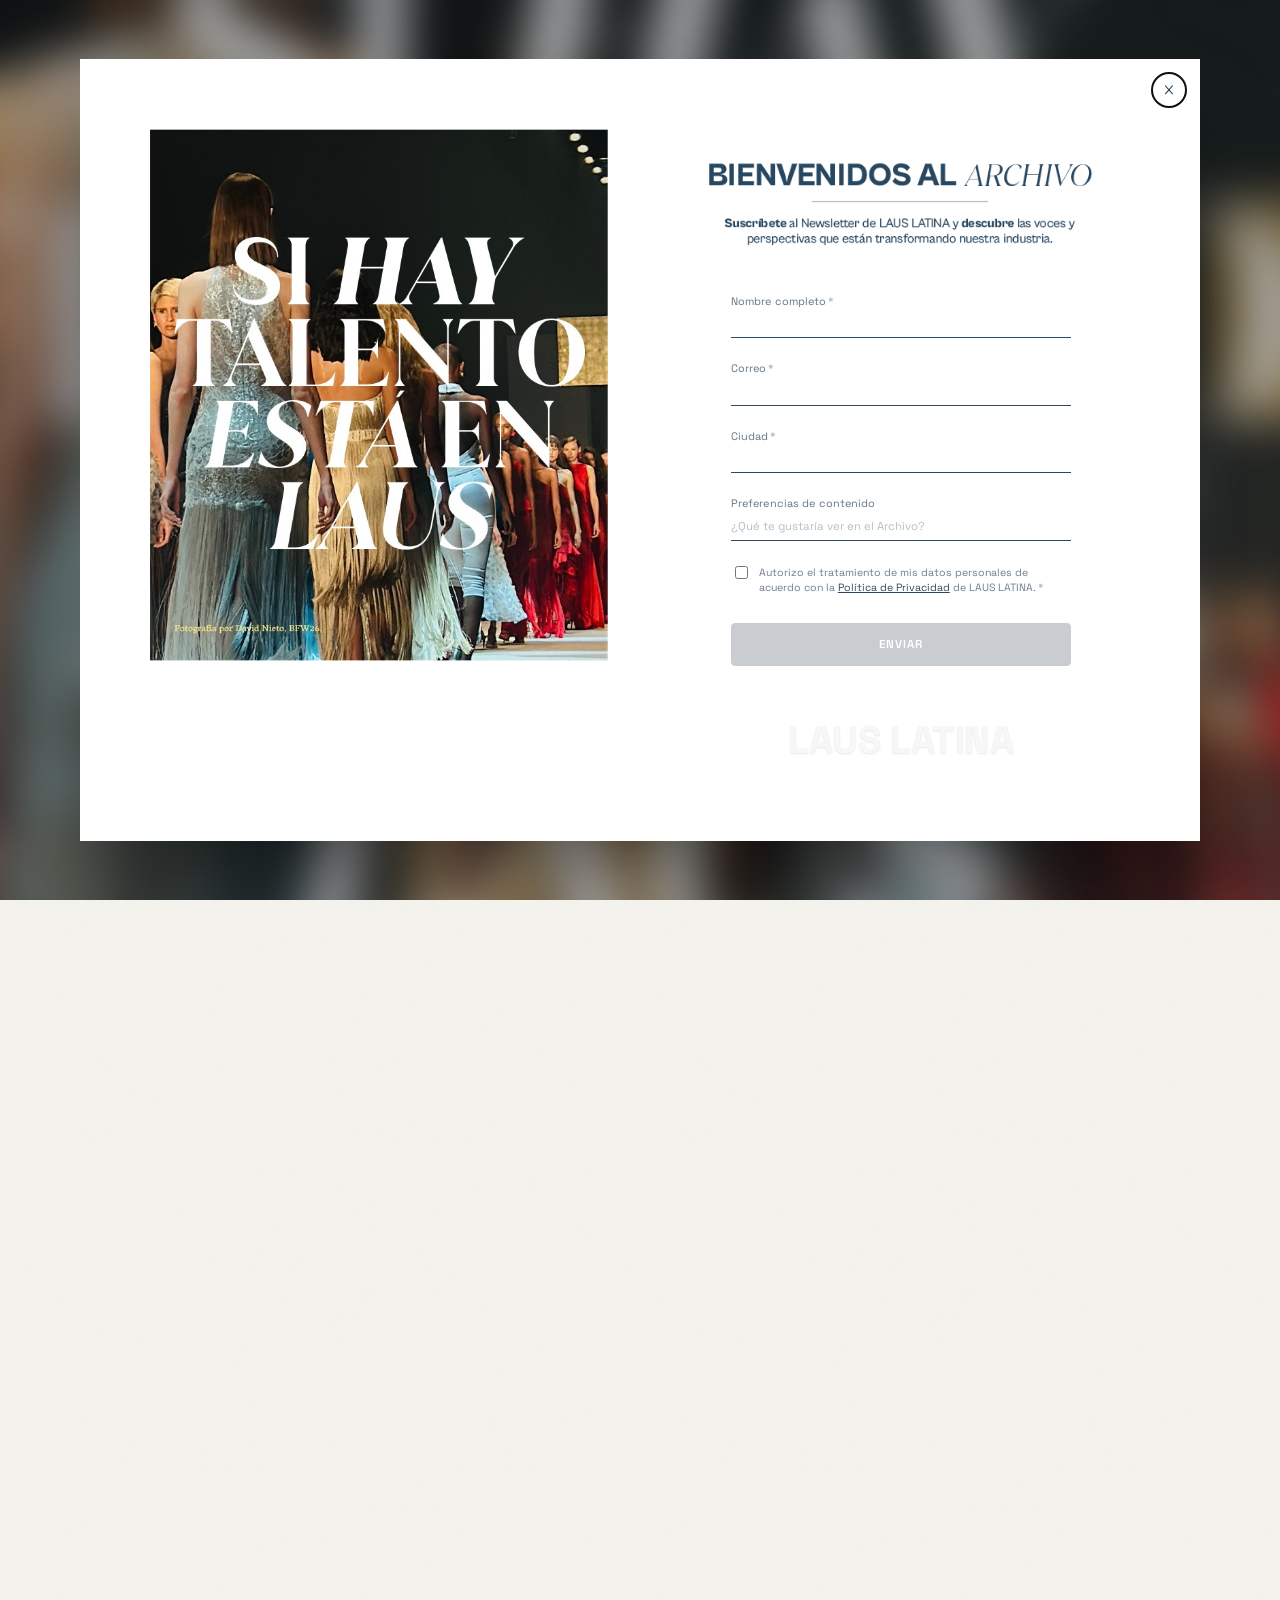
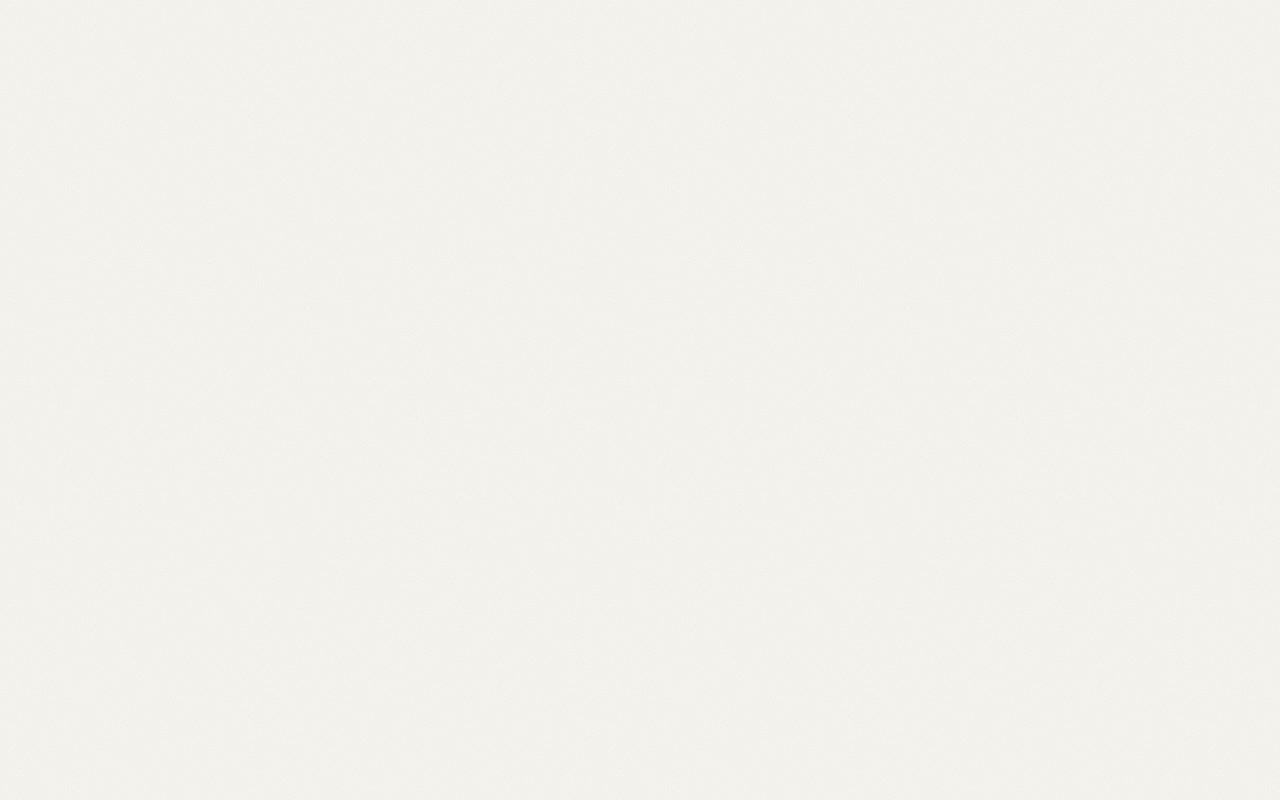
<file: index.html>
<!DOCTYPE html>
<html lang="es">
<head>
<meta charset="UTF-8">
<meta name="viewport" content="width=device-width, initial-scale=1.0">
<title>Laus Latina — Ecosistema de moda latinoamericana</title>
<meta name="description" content="Laus Latina es el ecosistema de moda latinoamericana que conecta creativos y brinda opinión fiable. Comunidad, visibilidad e identidad para quienes honran su origen.">

<!-- Google Fonts stand-ins for the brand typefaces (see README.md to swap for the real Cabinet Grotesk / Vesper Devanagari / Juana files) -->
<link rel="preconnect" href="https://fonts.googleapis.com">
<link rel="preconnect" href="https://fonts.gstatic.com" crossorigin>
<link href="https://fonts.googleapis.com/css2?family=Space+Grotesk:wght@400;500;600;700&family=Fraunces:ital,opsz,wght@0,9..144,400;0,9..144,500;0,9..144,600;1,9..144,400;1,9..144,500&display=swap" rel="stylesheet">

<link rel="icon" href="assets/logo-mark-navy.png" type="image/png">
<link rel="stylesheet" href="styles.css">
<!-- If JavaScript is unavailable, skip the scroll-reveal animation and just show everything -->
<noscript><style>.reveal { opacity: 1 !important; transform: none !important; }</style></noscript>
</head>
<body>

<!-- ============ SKIP LINK ============ -->
<a class="skip-link" href="#main">Saltar al contenido</a>

<!-- ============ HEADER ============ -->
<header class="site-header" id="top">
  <a href="#top" class="brand" aria-label="Laus Latina — inicio">
    <img src="assets/logo-lockup-cream.png" alt="Laus Latina" class="brand-lockup-img brand-lockup-light">
    <img src="assets/logo-lockup-navy.png" alt="Laus Latina" class="brand-lockup-img brand-lockup-dark">
  </a>
  <button type="button" class="btn btn-primary header-cta join-trigger" data-open-modal="joinModal">Escríbenos</button>
  <div class="wrap header-inner">
    <nav class="main-nav" id="main-nav" aria-label="Navegación principal">
      <ul>
        <li><a href="index.html">Archivo</a></li>
      </ul>
    </nav>

    <div class="header-actions">
      <button class="nav-toggle" id="navToggle" aria-expanded="false" aria-controls="main-nav" aria-label="Abrir menú">
        <span></span><span></span><span></span>
      </button>
    </div>
  </div>
</header>

<main id="main">

  <h1 class="visually-hidden">Laus Latina — Ecosistema de moda latinoamericana</h1>

  <!-- ============ ORBIT SHOWCASE ============ -->
  <section class="orbit-showcase reveal">
    <div class="orbit-sticky">
      <img src="assets/logo-wordmark-outline-navy.png" alt="" class="orbit-wordmark" id="orbitWordmark">
      <div class="orbit-stage" id="orbitStage"></div>
      <div class="orbit-welcome" id="orbitWelcome" aria-hidden="true">
        <div class="orbit-welcome-row">
          <img src="assets/welcome-bienvenidos-al.png" alt="" class="orbit-welcome-static">
          <span class="orbit-welcome-archivo" id="orbitWelcomeArchivo">
            <img src="assets/welcome-archivo-serif.png" alt="" class="orbit-welcome-archivo-img is-active">
            <img src="assets/welcome-archivo-sans-thin.png" alt="" class="orbit-welcome-archivo-img">
            <img src="assets/welcome-archivo-sans-bold.png" alt="" class="orbit-welcome-archivo-img">
          </span>
        </div>
      </div>
      <div class="orbit-intro" id="orbitIntro" aria-hidden="true">
        <img src="assets/orbit-intro-content.png" alt="" class="orbit-intro-img">
      </div>
    </div>
  </section>

</main>

<!-- ============ JOIN MODAL ============ -->
<div class="modal-overlay" id="joinModal" aria-hidden="true">
  <div class="modal-card" role="dialog" aria-modal="true" aria-labelledby="joinModalTitle">
    <button type="button" class="modal-close" id="joinModalClose" aria-label="Cerrar">&times;</button>
    <div class="modal-media">
      <img src="assets/popweb-photo.jpg" alt="Si hay talento está en Laus. Fotografía por David Nieto, BFW26." class="modal-media-photo">
    </div>
    <div class="modal-body">
      <span class="modal-watermark modal-watermark-bottom" aria-hidden="true">Laus Latina</span>
      <div class="modal-body-content">
        <h3 id="joinModalTitle" class="modal-heading">
          <img src="assets/popweb-heading.png" alt="Bienvenidos al Archivo. Suscríbete al Newsletter de LAUS LATINA y descubre las voces y perspectivas que están transformando nuestra industria.">
        </h3>
        <form id="joinForm" novalidate>
          <div class="form-field">
            <label for="joinName">Nombre completo<span class="form-field-required">*</span></label>
            <input type="text" id="joinName" name="name" autocomplete="name" required>
          </div>
          <div class="form-field">
            <label for="joinEmail">Correo<span class="form-field-required">*</span></label>
            <input type="email" id="joinEmail" name="email" autocomplete="email" required>
          </div>
          <div class="form-field">
            <label for="joinCity">Ciudad<span class="form-field-required">*</span></label>
            <input type="text" id="joinCity" name="city" autocomplete="address-level2" required>
          </div>
          <div class="form-field">
            <label for="joinPrefs">Preferencias de contenido</label>
            <input type="text" id="joinPrefs" name="preferencias" placeholder="¿Qué te gustaría ver en el Archivo?">
          </div>
          <label class="form-consent">
            <input type="checkbox" id="joinConsent" name="consent" required>
            <span>Autorizo el tratamiento de mis datos personales de acuerdo con la <a href="#" target="_blank" rel="noopener">Política de Privacidad</a> de LAUS LATINA.<span class="form-field-required">*</span></span>
          </label>
          <button type="submit" class="btn btn-primary modal-submit">Enviar</button>
          <p class="form-note" id="joinNote" role="status" aria-live="polite"></p>
        </form>
      </div>
    </div>
  </div>
</div>

<script src="script.js"></script>
</body>
</html>
</file>
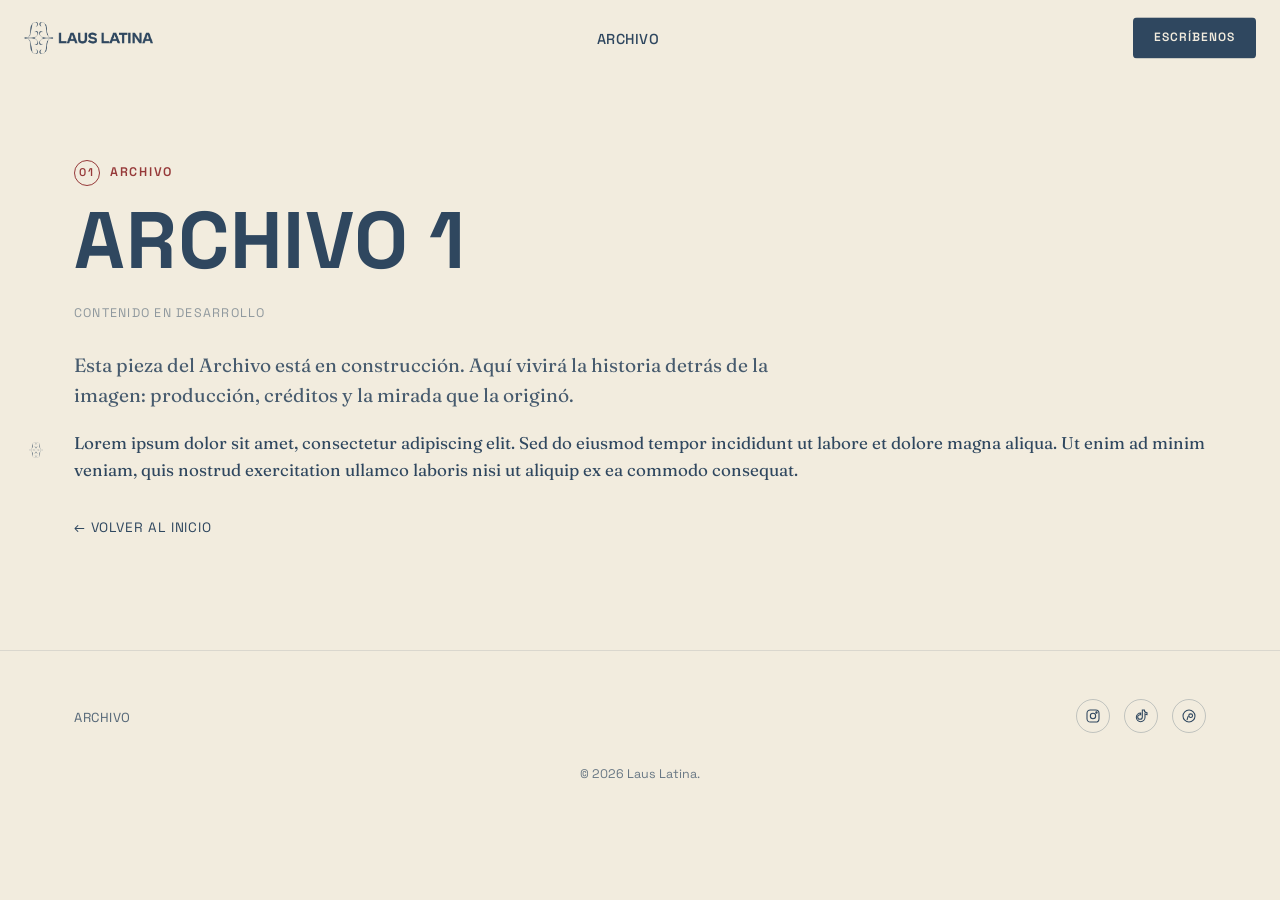
<file: archivo-articulo.html>
<!DOCTYPE html>
<html lang="es">
<head>
<meta charset="UTF-8">
<meta name="viewport" content="width=device-width, initial-scale=1.0">
<title>Archivo — Laus Latina</title>
<meta name="description" content="Una pieza del Archivo de Laus Latina.">

<!-- Google Fonts stand-ins for the brand typefaces (see README.md to swap for the real Cabinet Grotesk / Vesper Devanagari / Juana files) -->
<link rel="preconnect" href="https://fonts.googleapis.com">
<link rel="preconnect" href="https://fonts.gstatic.com" crossorigin>
<link href="https://fonts.googleapis.com/css2?family=Space+Grotesk:wght@400;500;600;700&family=Fraunces:ital,opsz,wght@0,9..144,400;0,9..144,500;0,9..144,600;1,9..144,400;1,9..144,500&display=swap" rel="stylesheet">

<link rel="icon" href="assets/logo-mark-navy.png" type="image/png">
<link rel="stylesheet" href="styles.css">
<!-- If JavaScript is unavailable, skip the scroll-reveal animation and just show everything -->
<noscript><style>.reveal { opacity: 1 !important; transform: none !important; }</style></noscript>
</head>
<body class="subpage">

<!-- ============ SKIP LINK ============ -->
<a class="skip-link" href="#main">Saltar al contenido</a>

<!-- ============ HEADER ============ -->
<header class="site-header" id="top">
  <a href="index.html" class="brand" aria-label="Laus Latina — inicio">
    <img src="assets/logo-lockup-navy.png" alt="Laus Latina" class="brand-lockup-img brand-lockup-light">
    <img src="assets/logo-lockup-navy.png" alt="Laus Latina" class="brand-lockup-img brand-lockup-dark">
  </a>
  <button type="button" class="btn btn-primary header-cta join-trigger" data-open-modal="joinModal">Escríbenos</button>
  <div class="wrap header-inner">
    <nav class="main-nav" id="main-nav" aria-label="Navegación principal">
      <ul>
        <li><a href="index.html">Archivo</a></li>
      </ul>
    </nav>

    <div class="header-actions">
      <button class="nav-toggle" id="navToggle" aria-expanded="false" aria-controls="main-nav" aria-label="Abrir menú">
        <span></span><span></span><span></span>
      </button>
    </div>
  </div>
</header>

<main id="main">

  <section class="page-content">
    <div class="wrap">
      <p class="section-kicker"><span id="archivoKicker">01</span> Archivo</p>
      <h1 class="archivo-title" id="archivoTitle">ARCHIVO 1</h1>
      <p class="archivo-placeholder-note">Contenido en desarrollo</p>
      <p class="lead">
        Esta pieza del Archivo está en construcción. Aquí vivirá la
        historia detrás de la imagen: producción, créditos y la mirada
        que la originó.
      </p>
      <p>
        Lorem ipsum dolor sit amet, consectetur adipiscing elit. Sed do
        eiusmod tempor incididunt ut labore et dolore magna aliqua. Ut
        enim ad minim veniam, quis nostrud exercitation ullamco laboris
        nisi ut aliquip ex ea commodo consequat.
      </p>
      <a href="index.html" class="archivo-back-link">← Volver al inicio</a>
    </div>
  </section>

</main>

<!-- ============ FOOTER ============ -->
<footer class="site-footer">
  <div class="wrap footer-inner">
    <a href="index.html" class="brand brand-footer" aria-label="Laus Latina — inicio">
      <img src="assets/logo-mark-navy.png" alt="Laus Latina" class="brand-mark brand-mark-sm">
    </a>

    <nav aria-label="Navegación de pie de página">
      <ul class="footer-nav">
        <li><a href="index.html">Archivo</a></li>
      </ul>
    </nav>

    <ul class="social-links" aria-label="Redes sociales">
      <li><a href="#" aria-label="Instagram">
        <svg viewBox="0 0 24 24"><rect x="3" y="3" width="18" height="18" rx="5"/><circle cx="12" cy="12" r="4"/><circle cx="17.2" cy="6.8" r="1"/></svg>
      </a></li>
      <li><a href="#" aria-label="TikTok">
        <svg viewBox="0 0 24 24"><path d="M14 3v10.5a3.5 3.5 0 1 1-3.5-3.5c.35 0 .69.05 1 .14V7.5A6.5 6.5 0 1 0 18 14V8.8A6 6 0 0 0 21 10V7a4 4 0 0 1-4-4h-3z"/></svg>
      </a></li>
      <li><a href="#" aria-label="Pinterest">
        <svg viewBox="0 0 24 24"><circle cx="12" cy="12" r="9"/><path d="M9 18c.6-2 1.5-5.6 1.5-5.6M12 12a2.7 2.7 0 1 0 2.7-3.2c-1.8 0-3 1.3-3 2.9 0 .8.3 1.3.6 1.7"/></svg>
      </a></li>
    </ul>

    <div class="footer-meta">
      <p>© <span id="year"></span> Laus Latina.</p>
    </div>
  </div>
</footer>

<!-- ============ JOIN MODAL ============ -->
<div class="modal-overlay" id="joinModal" aria-hidden="true">
  <div class="modal-card" role="dialog" aria-modal="true" aria-labelledby="joinModalTitle">
    <button type="button" class="modal-close" id="joinModalClose" aria-label="Cerrar">&times;</button>
    <div class="modal-media">
      <img src="assets/popweb-photo.jpg" alt="Si hay talento está en Laus. Fotografía por David Nieto, BFW26." class="modal-media-photo">
    </div>
    <div class="modal-body">
      <span class="modal-watermark modal-watermark-bottom" aria-hidden="true">Laus Latina</span>
      <div class="modal-body-content">
        <h3 id="joinModalTitle" class="modal-heading">
          <img src="assets/popweb-heading.png" alt="Bienvenidos al Archivo. Suscríbete al Newsletter de LAUS LATINA y descubre las voces y perspectivas que están transformando nuestra industria.">
        </h3>
        <form id="joinForm" novalidate>
          <div class="form-field">
            <label for="joinName">Nombre completo<span class="form-field-required">*</span></label>
            <input type="text" id="joinName" name="name" autocomplete="name" required>
          </div>
          <div class="form-field">
            <label for="joinEmail">Correo<span class="form-field-required">*</span></label>
            <input type="email" id="joinEmail" name="email" autocomplete="email" required>
          </div>
          <div class="form-field">
            <label for="joinCity">Ciudad<span class="form-field-required">*</span></label>
            <input type="text" id="joinCity" name="city" autocomplete="address-level2" required>
          </div>
          <div class="form-field">
            <label for="joinPrefs">Preferencias de contenido</label>
            <input type="text" id="joinPrefs" name="preferencias" placeholder="¿Qué te gustaría ver en el Archivo?">
          </div>
          <label class="form-consent">
            <input type="checkbox" id="joinConsent" name="consent" required>
            <span>Autorizo el tratamiento de mis datos personales de acuerdo con la <a href="#" target="_blank" rel="noopener">Política de Privacidad</a> de LAUS LATINA.<span class="form-field-required">*</span></span>
          </label>
          <button type="submit" class="btn btn-primary modal-submit">Enviar</button>
          <p class="form-note" id="joinNote" role="status" aria-live="polite"></p>
        </form>
      </div>
    </div>
  </div>
</div>

<script src="script.js"></script>
</body>
</html>
</file>
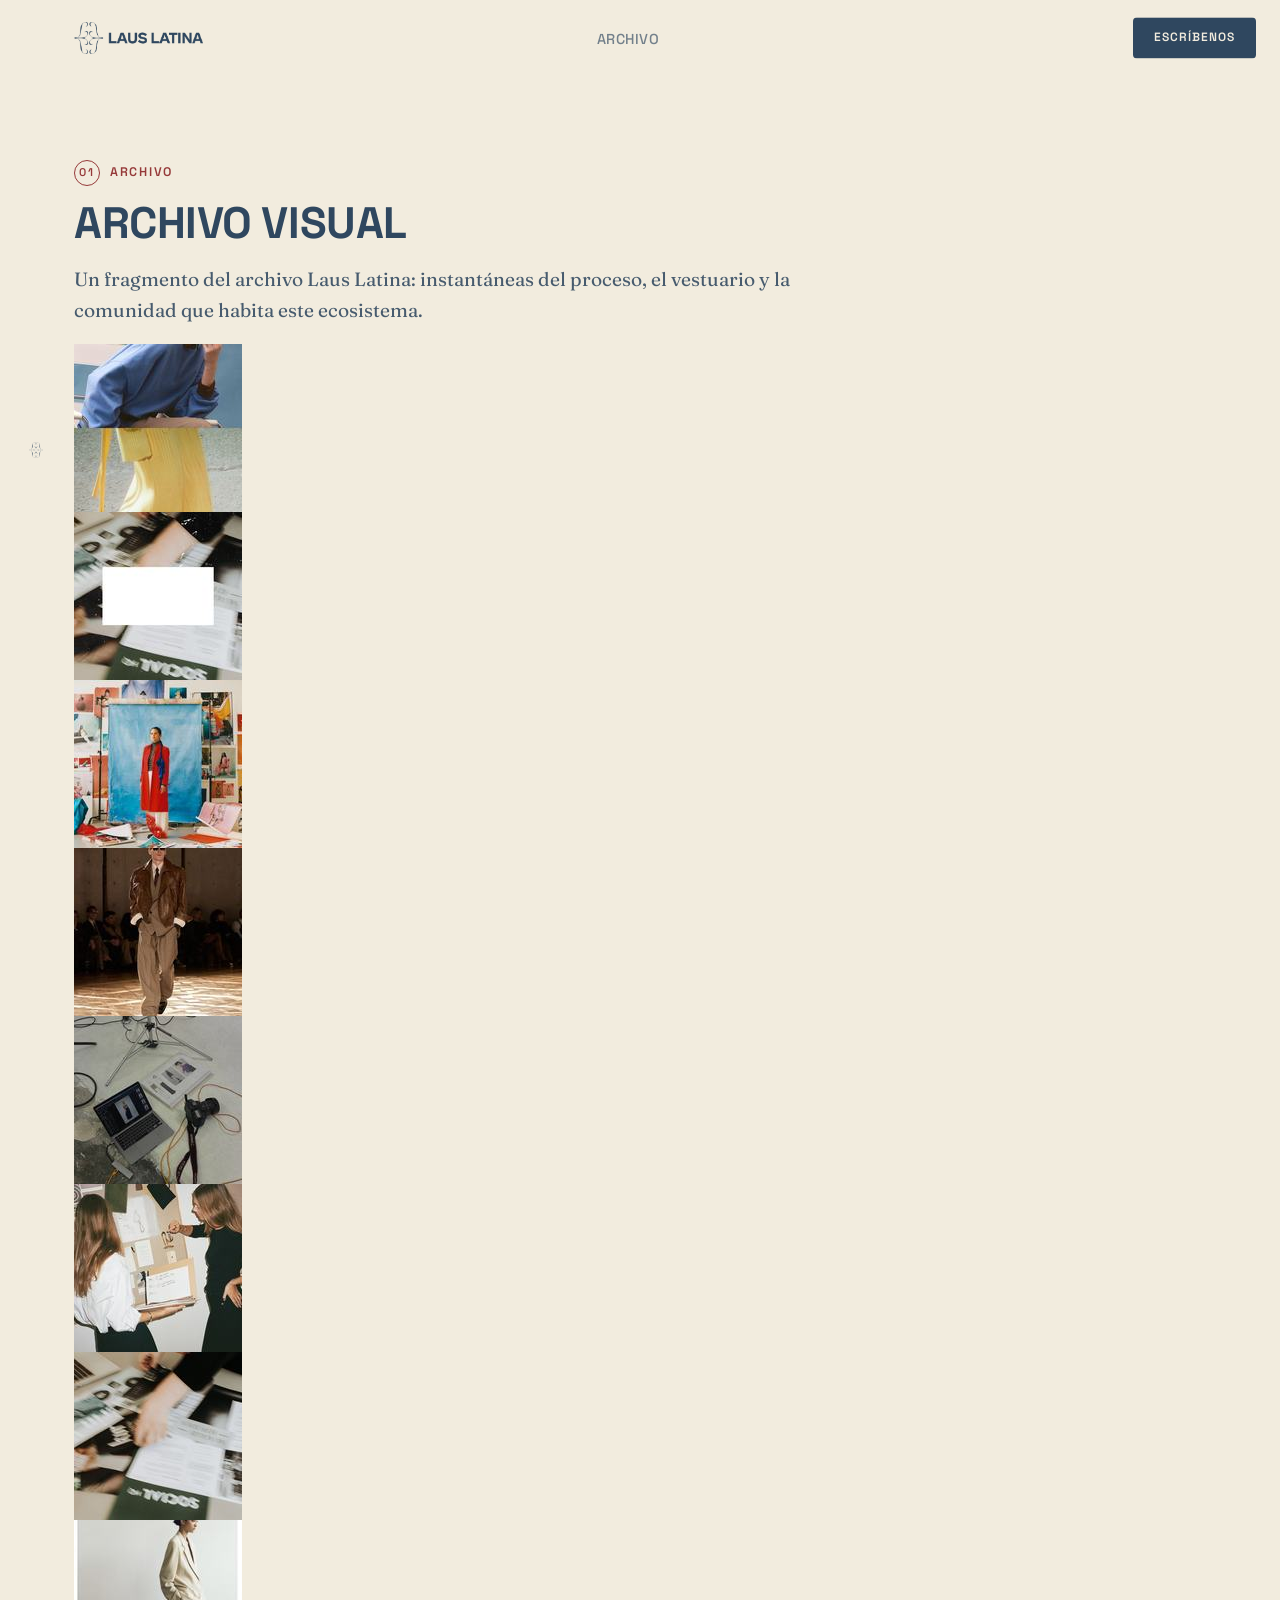
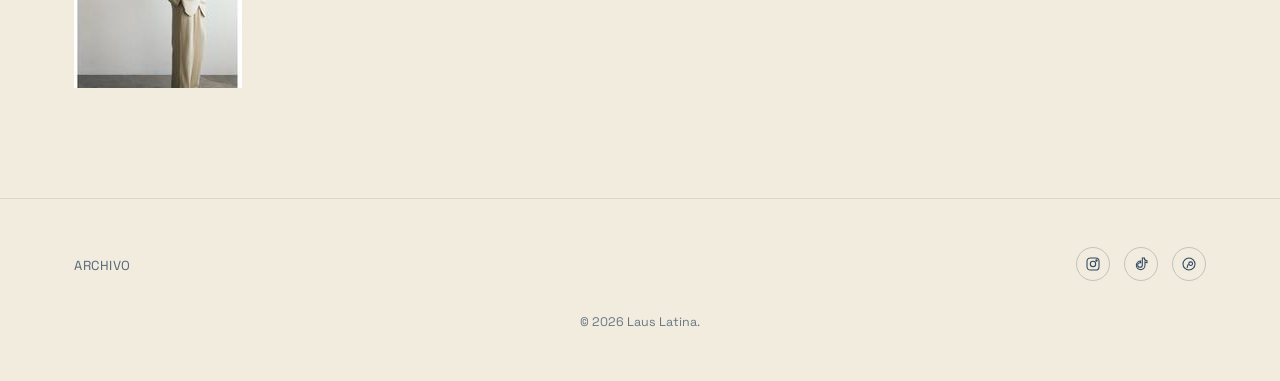
<file: archivo.html>
<!DOCTYPE html>
<html lang="es">
<head>
<meta charset="UTF-8">
<meta name="viewport" content="width=device-width, initial-scale=1.0">
<title>Archivo — Laus Latina</title>
<meta name="description" content="Archivo visual de Laus Latina: instantáneas del proceso, el vestuario y la comunidad que habita este ecosistema.">

<!-- Google Fonts stand-ins for the brand typefaces (see README.md to swap for the real Cabinet Grotesk / Vesper Devanagari / Juana files) -->
<link rel="preconnect" href="https://fonts.googleapis.com">
<link rel="preconnect" href="https://fonts.gstatic.com" crossorigin>
<link href="https://fonts.googleapis.com/css2?family=Space+Grotesk:wght@400;500;600;700&family=Fraunces:ital,opsz,wght@0,9..144,400;0,9..144,500;0,9..144,600;1,9..144,400;1,9..144,500&display=swap" rel="stylesheet">

<link rel="icon" href="assets/logo-mark-navy.png" type="image/png">
<link rel="stylesheet" href="styles.css">
<!-- If JavaScript is unavailable, skip the scroll-reveal animation and just show everything -->
<noscript><style>.reveal { opacity: 1 !important; transform: none !important; }</style></noscript>
</head>
<body class="subpage">

<!-- ============ SKIP LINK ============ -->
<a class="skip-link" href="#main">Saltar al contenido</a>

<!-- ============ HEADER ============ -->
<header class="site-header" id="top">
  <button type="button" class="btn btn-primary header-cta join-trigger" data-open-modal="joinModal">Escríbenos</button>
  <div class="wrap header-inner">
    <a href="index.html" class="brand" aria-label="Laus Latina — inicio">
      <img src="assets/logo-lockup-navy.png" alt="Laus Latina" class="brand-lockup-img brand-lockup-light">
      <img src="assets/logo-lockup-navy.png" alt="Laus Latina" class="brand-lockup-img brand-lockup-dark">
    </a>

    <nav class="main-nav" id="main-nav" aria-label="Navegación principal">
      <ul>
        <li><a href="index.html" aria-current="page">Archivo</a></li>
      </ul>
    </nav>

    <div class="header-actions">
      <button class="nav-toggle" id="navToggle" aria-expanded="false" aria-controls="main-nav" aria-label="Abrir menú">
        <span></span><span></span><span></span>
      </button>
    </div>
  </div>
</header>

<main id="main">

  <section class="page-content">
    <div class="wrap">
      <p class="section-kicker"><span>01</span> Archivo</p>
      <h2>Archivo visual</h2>
      <p class="lead">Un fragmento del archivo Laus Latina: instantáneas del proceso, el vestuario y la comunidad que habita este ecosistema.</p>
      <div class="archivo-grid">
        <img src="assets/concepto-orbit-01.jpg" alt="" loading="lazy">
        <img src="assets/concepto-orbit-02.jpg" alt="" loading="lazy">
        <img src="assets/concepto-orbit-03.jpg" alt="" loading="lazy">
        <img src="assets/concepto-orbit-04.jpg" alt="" loading="lazy">
        <img src="assets/concepto-orbit-05.jpg" alt="" loading="lazy">
        <img src="assets/concepto-orbit-06.jpg" alt="" loading="lazy">
        <img src="assets/concepto-orbit-07.jpg" alt="" loading="lazy">
        <img src="assets/concepto-orbit-08.jpg" alt="" loading="lazy">
      </div>
    </div>
  </section>

</main>

<!-- ============ FOOTER ============ -->
<footer class="site-footer">
  <div class="wrap footer-inner">
    <a href="index.html" class="brand brand-footer" aria-label="Laus Latina — inicio">
      <img src="assets/logo-mark-navy.png" alt="Laus Latina" class="brand-mark brand-mark-sm">
    </a>

    <nav aria-label="Navegación de pie de página">
      <ul class="footer-nav">
        <li><a href="archivo.html">Archivo</a></li>
      </ul>
    </nav>

    <ul class="social-links" aria-label="Redes sociales">
      <li><a href="#" aria-label="Instagram">
        <svg viewBox="0 0 24 24"><rect x="3" y="3" width="18" height="18" rx="5"/><circle cx="12" cy="12" r="4"/><circle cx="17.2" cy="6.8" r="1"/></svg>
      </a></li>
      <li><a href="#" aria-label="TikTok">
        <svg viewBox="0 0 24 24"><path d="M14 3v10.5a3.5 3.5 0 1 1-3.5-3.5c.35 0 .69.05 1 .14V7.5A6.5 6.5 0 1 0 18 14V8.8A6 6 0 0 0 21 10V7a4 4 0 0 1-4-4h-3z"/></svg>
      </a></li>
      <li><a href="#" aria-label="Pinterest">
        <svg viewBox="0 0 24 24"><circle cx="12" cy="12" r="9"/><path d="M9 18c.6-2 1.5-5.6 1.5-5.6M12 12a2.7 2.7 0 1 0 2.7-3.2c-1.8 0-3 1.3-3 2.9 0 .8.3 1.3.6 1.7"/></svg>
      </a></li>
    </ul>

    <div class="footer-meta">
      <p>© <span id="year"></span> Laus Latina.</p>
    </div>
  </div>
</footer>

<!-- ============ JOIN MODAL ============ -->
<div class="modal-overlay" id="joinModal" aria-hidden="true">
  <div class="modal-card" role="dialog" aria-modal="true" aria-labelledby="joinModalTitle">
    <button type="button" class="modal-close" id="joinModalClose" aria-label="Cerrar">&times;</button>
    <div class="modal-media">
      <img src="assets/popweb-photo.jpg" alt="Si hay talento está en Laus. Fotografía por David Nieto, BFW26." class="modal-media-photo">
    </div>
    <div class="modal-body">
      <span class="modal-watermark modal-watermark-bottom" aria-hidden="true">Laus Latina</span>
      <div class="modal-body-content">
        <h3 id="joinModalTitle" class="modal-heading">
          <img src="assets/popweb-heading.png" alt="Bienvenidos al Archivo. Suscríbete al Newsletter de LAUS LATINA y descubre las voces y perspectivas que están transformando nuestra industria.">
        </h3>
        <form id="joinForm" novalidate>
          <div class="form-field">
            <label for="joinName">Nombre completo<span class="form-field-required">*</span></label>
            <input type="text" id="joinName" name="name" autocomplete="name" required>
          </div>
          <div class="form-field">
            <label for="joinEmail">Correo<span class="form-field-required">*</span></label>
            <input type="email" id="joinEmail" name="email" autocomplete="email" required>
          </div>
          <div class="form-field">
            <label for="joinCity">Ciudad<span class="form-field-required">*</span></label>
            <input type="text" id="joinCity" name="city" autocomplete="address-level2" required>
          </div>
          <div class="form-field">
            <label for="joinPrefs">Preferencias de contenido</label>
            <input type="text" id="joinPrefs" name="preferencias" placeholder="¿Qué te gustaría ver en el Archivo?">
          </div>
          <label class="form-consent">
            <input type="checkbox" id="joinConsent" name="consent" required>
            <span>Autorizo el tratamiento de mis datos personales de acuerdo con la <a href="#" target="_blank" rel="noopener">Política de Privacidad</a> de LAUS LATINA.<span class="form-field-required">*</span></span>
          </label>
          <button type="submit" class="btn btn-primary modal-submit">Enviar</button>
          <p class="form-note" id="joinNote" role="status" aria-live="polite"></p>
        </form>
      </div>
    </div>
  </div>
</div>

<script src="script.js"></script>
</body>
</html>
</file>
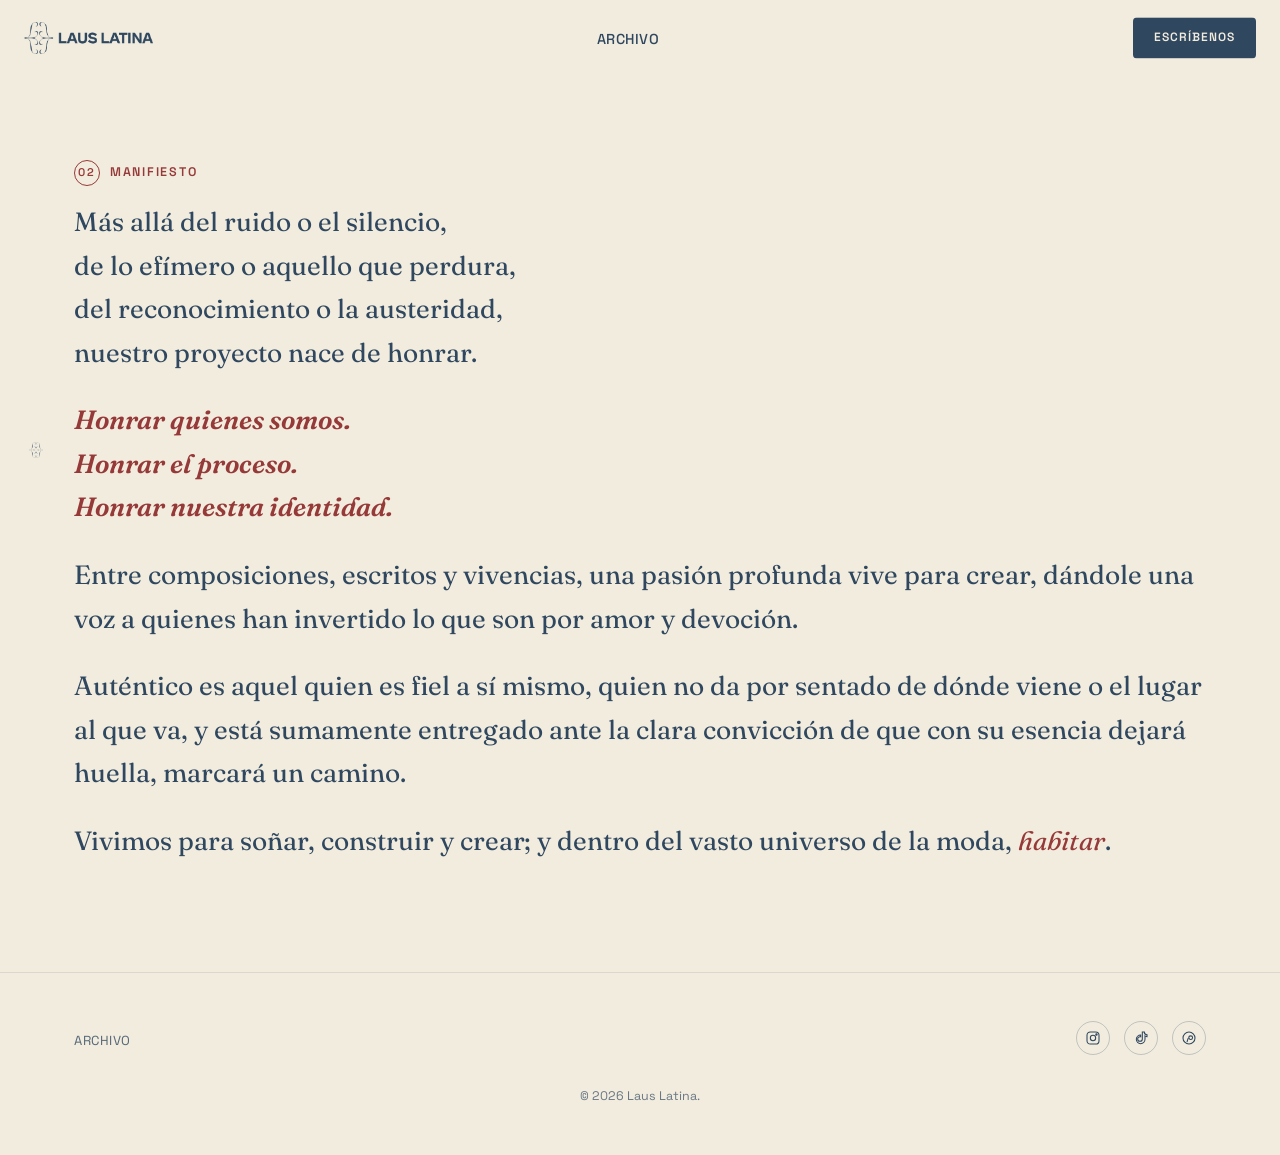
<file: manifiesto.html>
<!DOCTYPE html>
<html lang="es">
<head>
<meta charset="UTF-8">
<meta name="viewport" content="width=device-width, initial-scale=1.0">
<title>Manifiesto — Laus Latina</title>
<meta name="description" content="El manifiesto de Laus Latina: honrar quienes somos, el proceso y nuestra identidad.">

<!-- Google Fonts stand-ins for the brand typefaces (see README.md to swap for the real Cabinet Grotesk / Vesper Devanagari / Juana files) -->
<link rel="preconnect" href="https://fonts.googleapis.com">
<link rel="preconnect" href="https://fonts.gstatic.com" crossorigin>
<link href="https://fonts.googleapis.com/css2?family=Space+Grotesk:wght@400;500;600;700&family=Fraunces:ital,opsz,wght@0,9..144,400;0,9..144,500;0,9..144,600;1,9..144,400;1,9..144,500&display=swap" rel="stylesheet">

<link rel="icon" href="assets/logo-mark-navy.png" type="image/png">
<link rel="stylesheet" href="styles.css">
<!-- If JavaScript is unavailable, skip the scroll-reveal animation and just show everything -->
<noscript><style>.reveal { opacity: 1 !important; transform: none !important; }</style></noscript>
</head>
<body class="subpage">

<!-- ============ SKIP LINK ============ -->
<a class="skip-link" href="#main">Saltar al contenido</a>

<!-- ============ HEADER ============ -->
<header class="site-header" id="top">
  <a href="index.html" class="brand" aria-label="Laus Latina — inicio">
    <img src="assets/logo-lockup-navy.png" alt="Laus Latina" class="brand-lockup-img brand-lockup-light">
    <img src="assets/logo-lockup-navy.png" alt="Laus Latina" class="brand-lockup-img brand-lockup-dark">
  </a>
  <button type="button" class="btn btn-primary header-cta join-trigger" data-open-modal="joinModal">Escríbenos</button>
  <div class="wrap header-inner">
    <nav class="main-nav" id="main-nav" aria-label="Navegación principal">
      <ul>
        <li><a href="index.html">Archivo</a></li>
      </ul>
    </nav>

    <div class="header-actions">
      <button class="nav-toggle" id="navToggle" aria-expanded="false" aria-controls="main-nav" aria-label="Abrir menú">
        <span></span><span></span><span></span>
      </button>
    </div>
  </div>
</header>

<main id="main">

  <section class="page-content">
    <div class="wrap">
      <p class="section-kicker"><span>02</span> Manifiesto</p>
      <h2 class="visually-hidden">Manifiesto</h2>
      <blockquote class="manifesto-text">
        <p>Más allá del ruido o el silencio,<br>
        de lo efímero o aquello que perdura,<br>
        del reconocimiento o la austeridad,<br>
        nuestro proyecto nace de honrar.</p>

        <p class="manifesto-highlight">
          Honrar quienes somos.<br>
          Honrar el proceso.<br>
          Honrar nuestra identidad.
        </p>

        <p>Entre composiciones, escritos y vivencias, una pasión profunda vive
        para crear, dándole una voz a quienes han invertido lo que son por
        amor y devoción.</p>

        <p>Auténtico es aquel quien es fiel a sí mismo, quien no da por
        sentado de dónde viene o el lugar al que va, y está sumamente
        entregado ante la clara convicción de que con su esencia dejará
        huella, marcará un camino.</p>

        <p>Vivimos para soñar, construir y crear; y dentro del vasto
        universo de la moda, <em>habitar</em>.</p>
      </blockquote>
    </div>
  </section>

</main>

<!-- ============ FOOTER ============ -->
<footer class="site-footer">
  <div class="wrap footer-inner">
    <a href="index.html" class="brand brand-footer" aria-label="Laus Latina — inicio">
      <img src="assets/logo-mark-navy.png" alt="Laus Latina" class="brand-mark brand-mark-sm">
    </a>

    <nav aria-label="Navegación de pie de página">
      <ul class="footer-nav">
        <li><a href="index.html">Archivo</a></li>
      </ul>
    </nav>

    <ul class="social-links" aria-label="Redes sociales">
      <li><a href="#" aria-label="Instagram">
        <svg viewBox="0 0 24 24"><rect x="3" y="3" width="18" height="18" rx="5"/><circle cx="12" cy="12" r="4"/><circle cx="17.2" cy="6.8" r="1"/></svg>
      </a></li>
      <li><a href="#" aria-label="TikTok">
        <svg viewBox="0 0 24 24"><path d="M14 3v10.5a3.5 3.5 0 1 1-3.5-3.5c.35 0 .69.05 1 .14V7.5A6.5 6.5 0 1 0 18 14V8.8A6 6 0 0 0 21 10V7a4 4 0 0 1-4-4h-3z"/></svg>
      </a></li>
      <li><a href="#" aria-label="Pinterest">
        <svg viewBox="0 0 24 24"><circle cx="12" cy="12" r="9"/><path d="M9 18c.6-2 1.5-5.6 1.5-5.6M12 12a2.7 2.7 0 1 0 2.7-3.2c-1.8 0-3 1.3-3 2.9 0 .8.3 1.3.6 1.7"/></svg>
      </a></li>
    </ul>

    <div class="footer-meta">
      <p>© <span id="year"></span> Laus Latina.</p>
    </div>
  </div>
</footer>

<!-- ============ JOIN MODAL ============ -->
<div class="modal-overlay" id="joinModal" aria-hidden="true">
  <div class="modal-card" role="dialog" aria-modal="true" aria-labelledby="joinModalTitle">
    <button type="button" class="modal-close" id="joinModalClose" aria-label="Cerrar">&times;</button>
    <div class="modal-media">
      <img src="assets/popweb-photo.jpg" alt="Si hay talento está en Laus. Fotografía por David Nieto, BFW26." class="modal-media-photo">
    </div>
    <div class="modal-body">
      <span class="modal-watermark modal-watermark-bottom" aria-hidden="true">Laus Latina</span>
      <div class="modal-body-content">
        <h3 id="joinModalTitle" class="modal-heading">
          <img src="assets/popweb-heading.png" alt="Bienvenidos al Archivo. Suscríbete al Newsletter de LAUS LATINA y descubre las voces y perspectivas que están transformando nuestra industria.">
        </h3>
        <form id="joinForm" novalidate>
          <div class="form-field">
            <label for="joinName">Nombre completo<span class="form-field-required">*</span></label>
            <input type="text" id="joinName" name="name" autocomplete="name" required>
          </div>
          <div class="form-field">
            <label for="joinEmail">Correo<span class="form-field-required">*</span></label>
            <input type="email" id="joinEmail" name="email" autocomplete="email" required>
          </div>
          <div class="form-field">
            <label for="joinCity">Ciudad<span class="form-field-required">*</span></label>
            <input type="text" id="joinCity" name="city" autocomplete="address-level2" required>
          </div>
          <div class="form-field">
            <label for="joinPrefs">Preferencias de contenido</label>
            <input type="text" id="joinPrefs" name="preferencias" placeholder="¿Qué te gustaría ver en el Archivo?">
          </div>
          <label class="form-consent">
            <input type="checkbox" id="joinConsent" name="consent" required>
            <span>Autorizo el tratamiento de mis datos personales de acuerdo con la <a href="#" target="_blank" rel="noopener">Política de Privacidad</a> de LAUS LATINA.<span class="form-field-required">*</span></span>
          </label>
          <button type="submit" class="btn btn-primary modal-submit">Enviar</button>
          <p class="form-note" id="joinNote" role="status" aria-live="polite"></p>
        </form>
      </div>
    </div>
  </div>
</div>

<script src="script.js"></script>
</body>
</html>
</file>
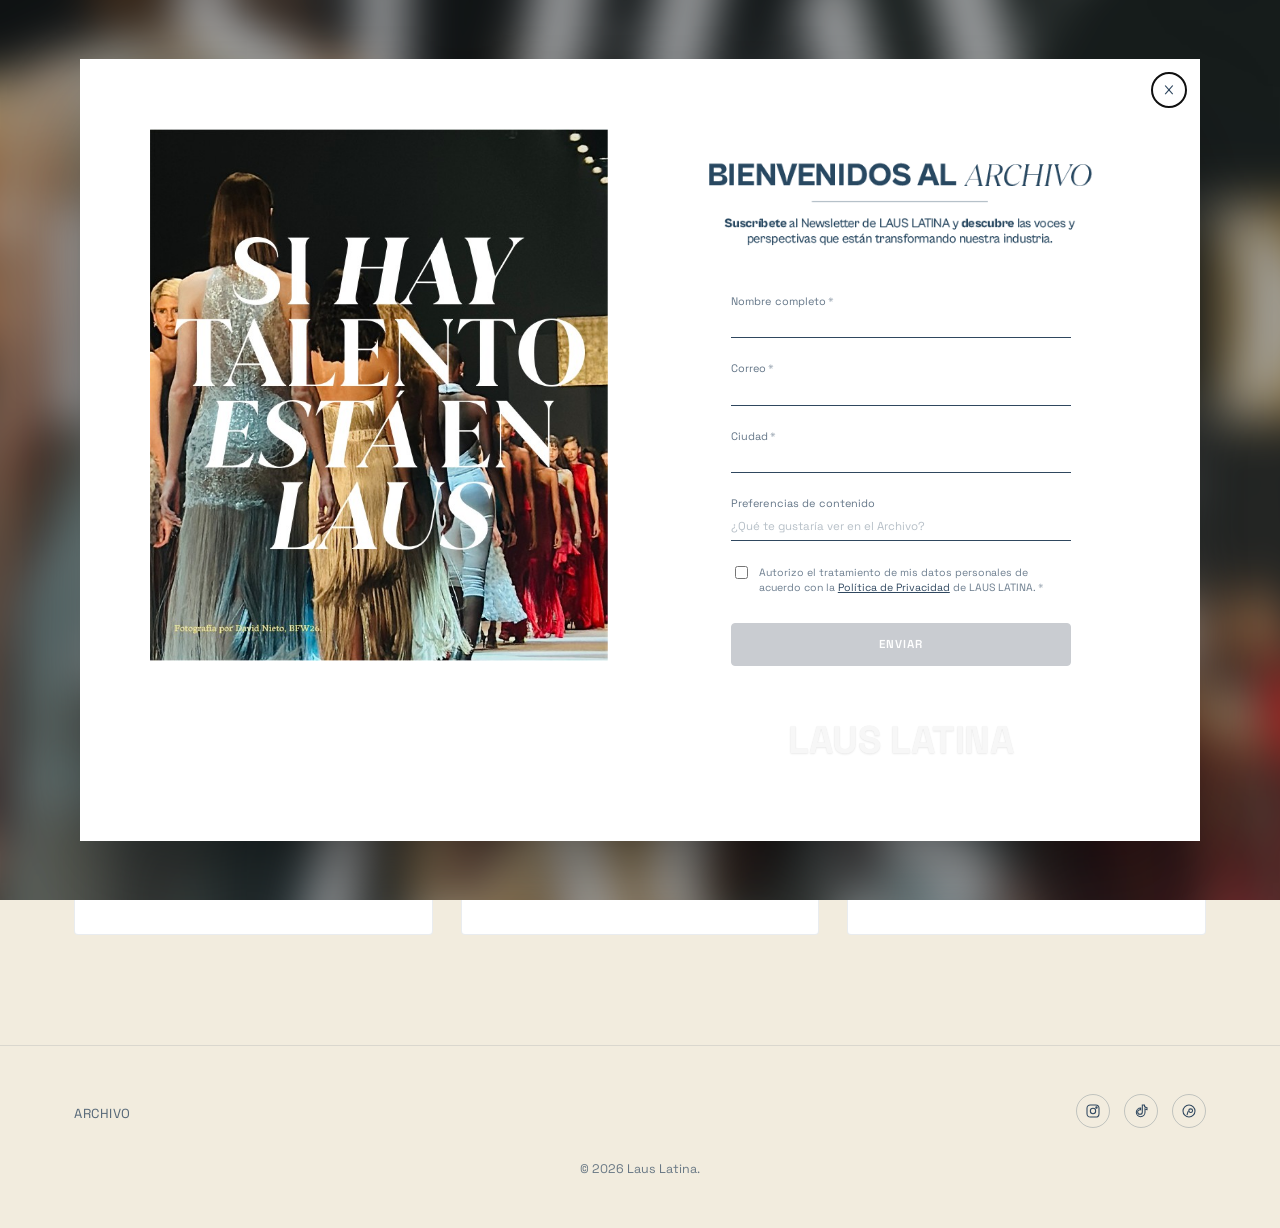
<file: nosotros.html>
<!DOCTYPE html>
<html lang="es">
<head>
<meta charset="UTF-8">
<meta name="viewport" content="width=device-width, initial-scale=1.0">
<title>Nosotros — Laus Latina</title>
<meta name="description" content="Lo que permanece: el concepto fundacional de Laus Latina y el ecosistema hecho para creativos latinoamericanos.">

<!-- Google Fonts stand-ins for the brand typefaces (see README.md to swap for the real Cabinet Grotesk / Vesper Devanagari / Juana files) -->
<link rel="preconnect" href="https://fonts.googleapis.com">
<link rel="preconnect" href="https://fonts.gstatic.com" crossorigin>
<link href="https://fonts.googleapis.com/css2?family=Space+Grotesk:wght@400;500;600;700&family=Fraunces:ital,opsz,wght@0,9..144,400;0,9..144,500;0,9..144,600;1,9..144,400;1,9..144,500&display=swap" rel="stylesheet">

<link rel="icon" href="assets/logo-mark-navy.png" type="image/png">
<link rel="stylesheet" href="styles.css">
<!-- If JavaScript is unavailable, skip the scroll-reveal animation and just show everything -->
<noscript><style>.reveal { opacity: 1 !important; transform: none !important; }</style></noscript>
</head>
<body class="subpage" data-join-popup="always">

<!-- ============ SKIP LINK ============ -->
<a class="skip-link" href="#main">Saltar al contenido</a>

<!-- ============ HEADER ============ -->
<header class="site-header" id="top">
  <a href="index.html" class="brand" aria-label="Laus Latina — inicio">
    <img src="assets/logo-lockup-navy.png" alt="Laus Latina" class="brand-lockup-img brand-lockup-light">
    <img src="assets/logo-lockup-navy.png" alt="Laus Latina" class="brand-lockup-img brand-lockup-dark">
  </a>
  <button type="button" class="btn btn-primary header-cta join-trigger" data-open-modal="joinModal">Escríbenos</button>
  <div class="wrap header-inner">
    <nav class="main-nav" id="main-nav" aria-label="Navegación principal">
      <ul>
        <li><a href="index.html">Archivo</a></li>
      </ul>
    </nav>

    <div class="header-actions">
      <button class="nav-toggle" id="navToggle" aria-expanded="false" aria-controls="main-nav" aria-label="Abrir menú">
        <span></span><span></span><span></span>
      </button>
    </div>
  </div>
</header>

<main id="main">

  <section class="page-content">
    <div class="wrap">
      <p class="section-kicker"><span>03</span> Nosotros</p>
      <h2>Lo que permanece</h2>
      <p class="lead">
        La cultura no se hereda; se reescribe constantemente. Cada
        generación recibe un legado construido por quienes la
        precedieron y, al intervenirlo, añade una nueva capa de
        significado.
      </p>
      <p>
        Ese proceso nunca elimina el pasado; lo transforma. Las huellas
        permanecen visibles, convirtiéndose en evidencia del tiempo, de
        la memoria y de la evolución cultural. La labor de Laus Latina
        consiste precisamente en hacer visibles esas huellas: observar
        cómo la moda, el diseño, el arte y la creatividad
        latinoamericana dialogan con su historia para construir nuevas
        narrativas.
      </p>
      <p class="signature">— No aspiramos únicamente a registrar el presente, aspiramos a preservar aquello que permanecerá cuando el presente se convierta en memoria.</p>

      <h3 class="page-subhead">Un ecosistema hecho para creativos latinoamericanos</h3>
      <p class="lead">
        Laus Latina conecta a quienes crean, documentan y opinan sobre moda
        Latina — un mismo sistema para tres necesidades reales.
      </p>
      <div class="card-grid page-card-grid">
        <article class="card">
          <div class="card-icon" aria-hidden="true">
            <svg viewBox="0 0 40 40"><circle cx="14" cy="15" r="6"/><circle cx="27" cy="15" r="6"/><path d="M4 34c0-6 5-10 10-10s10 4 10 10M17 34c0-6 5-10 10-10s9 4 9 10"/></svg>
          </div>
          <h3>Comunidad activa</h3>
          <p>Conecta con creativos latinoamericanos que comparten tu pasión
          por la moda: diseñadores, editores, fotógrafos y marcas
          emergentes.</p>
        </article>
        <article class="card">
          <div class="card-icon" aria-hidden="true">
            <svg viewBox="0 0 40 40"><path d="M20 8C10 8 3 20 3 20s7 12 17 12 17-12 17-12-7-12-17-12z"/><circle cx="20" cy="20" r="5"/></svg>
          </div>
          <h3>Visibilidad</h3>
          <p>Un espacio para mostrar tu trabajo, encontrar oportunidades
          reales y que tu proceso creativo deje huella dentro del
          ecosistema.</p>
        </article>
        <article class="card">
          <div class="card-icon" aria-hidden="true">
            <svg viewBox="0 0 40 40"><path d="M6 30V14a2 2 0 0 1 2-2h24a2 2 0 0 1 2 2v16a2 2 0 0 1-2 2H14l-8 6v-6z"/></svg>
          </div>
          <h3>Opinión fiable</h3>
          <p>Contenido curado y crítica honesta dentro del universo de la
          moda Latina, construido por y para quienes la habitan.</p>
        </article>
      </div>
    </div>
  </section>

</main>

<!-- ============ FOOTER ============ -->
<footer class="site-footer">
  <div class="wrap footer-inner">
    <a href="index.html" class="brand brand-footer" aria-label="Laus Latina — inicio">
      <img src="assets/logo-mark-navy.png" alt="Laus Latina" class="brand-mark brand-mark-sm">
    </a>

    <nav aria-label="Navegación de pie de página">
      <ul class="footer-nav">
        <li><a href="index.html">Archivo</a></li>
      </ul>
    </nav>

    <ul class="social-links" aria-label="Redes sociales">
      <li><a href="#" aria-label="Instagram">
        <svg viewBox="0 0 24 24"><rect x="3" y="3" width="18" height="18" rx="5"/><circle cx="12" cy="12" r="4"/><circle cx="17.2" cy="6.8" r="1"/></svg>
      </a></li>
      <li><a href="#" aria-label="TikTok">
        <svg viewBox="0 0 24 24"><path d="M14 3v10.5a3.5 3.5 0 1 1-3.5-3.5c.35 0 .69.05 1 .14V7.5A6.5 6.5 0 1 0 18 14V8.8A6 6 0 0 0 21 10V7a4 4 0 0 1-4-4h-3z"/></svg>
      </a></li>
      <li><a href="#" aria-label="Pinterest">
        <svg viewBox="0 0 24 24"><circle cx="12" cy="12" r="9"/><path d="M9 18c.6-2 1.5-5.6 1.5-5.6M12 12a2.7 2.7 0 1 0 2.7-3.2c-1.8 0-3 1.3-3 2.9 0 .8.3 1.3.6 1.7"/></svg>
      </a></li>
    </ul>

    <div class="footer-meta">
      <p>© <span id="year"></span> Laus Latina.</p>
    </div>
  </div>
</footer>

<!-- ============ JOIN MODAL ============ -->
<div class="modal-overlay" id="joinModal" aria-hidden="true">
  <div class="modal-card" role="dialog" aria-modal="true" aria-labelledby="joinModalTitle">
    <button type="button" class="modal-close" id="joinModalClose" aria-label="Cerrar">&times;</button>
    <div class="modal-media">
      <img src="assets/popweb-photo.jpg" alt="Si hay talento está en Laus. Fotografía por David Nieto, BFW26." class="modal-media-photo">
    </div>
    <div class="modal-body">
      <span class="modal-watermark modal-watermark-bottom" aria-hidden="true">Laus Latina</span>
      <div class="modal-body-content">
        <h3 id="joinModalTitle" class="modal-heading">
          <img src="assets/popweb-heading.png" alt="Bienvenidos al Archivo. Suscríbete al Newsletter de LAUS LATINA y descubre las voces y perspectivas que están transformando nuestra industria.">
        </h3>
        <form id="joinForm" novalidate>
          <div class="form-field">
            <label for="joinName">Nombre completo<span class="form-field-required">*</span></label>
            <input type="text" id="joinName" name="name" autocomplete="name" required>
          </div>
          <div class="form-field">
            <label for="joinEmail">Correo<span class="form-field-required">*</span></label>
            <input type="email" id="joinEmail" name="email" autocomplete="email" required>
          </div>
          <div class="form-field">
            <label for="joinCity">Ciudad<span class="form-field-required">*</span></label>
            <input type="text" id="joinCity" name="city" autocomplete="address-level2" required>
          </div>
          <div class="form-field">
            <label for="joinPrefs">Preferencias de contenido</label>
            <input type="text" id="joinPrefs" name="preferencias" placeholder="¿Qué te gustaría ver en el Archivo?">
          </div>
          <label class="form-consent">
            <input type="checkbox" id="joinConsent" name="consent" required>
            <span>Autorizo el tratamiento de mis datos personales de acuerdo con la <a href="#" target="_blank" rel="noopener">Política de Privacidad</a> de LAUS LATINA.<span class="form-field-required">*</span></span>
          </label>
          <button type="submit" class="btn btn-primary modal-submit">Enviar</button>
          <p class="form-note" id="joinNote" role="status" aria-live="polite"></p>
        </form>
      </div>
    </div>
  </div>
</div>

<script src="script.js"></script>
</body>
</html>
</file>
<file: styles.css>
/* ==========================================================================
   LAUS LATINA — BASE STYLESHEET
   ==========================================================================
   Built from the "Manual de Marca": Indigum / Caelum / Candor as primary
   colors, Cabinet Grotesk + Vesper/Juana as the type system.

   HOW TO CUSTOMIZE (see README.md for the full walkthrough):
   1. Colors    → edit the CSS custom properties in :root below.
   2. Fonts     → swap the @font-face block once you have the real files,
                  then update the --font-display / --font-body variables.
   3. Logo      → replace assets/logo-mark.svg with the exported symbol,
                  and .brand-word / .hero-title span with an <img> if you
                  want the full lockup (symbol + wordmark) as one asset.
   ========================================================================== */

/* ---------- Optional: real brand fonts ----------
   Uncomment and point at your own font files once you have them.
   Cabinet Grotesk ≈ used for logo & headlines (Extra Bold / 800)
   Vesper Devanagari / Juana ≈ used for subtitles & editorial accents

@font-face {
  font-family: "Cabinet Grotesk";
  src: url("assets/fonts/CabinetGrotesk-Bold.woff2") format("woff2");
  font-weight: 700;
  font-display: swap;
}
@font-face {
  font-family: "Vesper Devanagari";
  src: url("assets/fonts/VesperDevanagari-Medium.woff2") format("woff2");
  font-weight: 500;
  font-display: swap;
}
----------------------------------------------- */

:root {
  /* ---- Brand colors (from the Manual de Marca) ---- */
  --color-indigum: #2F475F;   /* primary dark navy */
  --color-caelum:  #D3E6E5;   /* light blue */
  --color-candor:  #F2ECDE;   /* cream background */

  --color-salina:  #EBDBD1;
  --color-origo:   #FFFCE8;
  --color-vestis:  #D8DDED;
  --color-achiote: #963939;   /* accent red — large text / buttons only */
  --color-lumen:   #FFEC96;
  --color-jagua:   #607399;

  --color-ink:     var(--color-indigum);
  --color-bg:      var(--color-candor);
  --color-surface: #FFFFFF;

  /* ---- Typography ----
     Space Grotesk stands in for Cabinet Grotesk (bold geometric grotesk).
     Fraunces stands in for Vesper Devanagari / Juana (editorial serif). */
  --font-display: "Space Grotesk", "Cabinet Grotesk", system-ui, sans-serif;
  --font-serif:   "Fraunces", "Vesper Devanagari", Georgia, serif;

  --container: 1180px;
  --radius: 4px;
  --ease: cubic-bezier(0.22, 1, 0.36, 1);
}

/* ---------- Reset ---------- */
*, *::before, *::after { box-sizing: border-box; }
html { scroll-behavior: smooth; }
body, h1, h2, h3, p, blockquote, figure { margin: 0; }
img { max-width: 100%; display: block; }
ul { list-style: none; margin: 0; padding: 0; }
a { color: inherit; text-decoration: none; }
button, input { font: inherit; color: inherit; }

body {
  background: var(--color-bg);
  color: var(--color-ink);
  font-family: var(--font-serif);
  font-size: 17px;
  line-height: 1.6;
  -webkit-font-smoothing: antialiased;
}

.wrap {
  max-width: var(--container);
  margin-inline: auto;
  padding-inline: 24px;
}

.visually-hidden {
  position: absolute;
  width: 1px; height: 1px;
  overflow: hidden;
  clip: rect(0 0 0 0);
  white-space: nowrap;
}

.skip-link {
  position: absolute;
  left: -999px;
  top: 0;
  background: var(--color-indigum);
  color: var(--color-candor);
  padding: 12px 18px;
  z-index: 200;
}
.skip-link:focus {
  left: 12px;
  top: 12px;
}

/* ---------- Headings & shared type ---------- */
h1, h2, h3 {
  font-family: var(--font-display);
  font-weight: 700;
  letter-spacing: -0.01em;
  line-height: 1.05;
  text-transform: uppercase;
}

h2 {
  font-size: clamp(2rem, 4vw, 2.75rem);
  margin-bottom: 18px;
}

h3 {
  font-size: 1.15rem;
  margin-bottom: 10px;
}

.lead {
  font-family: var(--font-serif);
  font-size: 1.2rem;
  max-width: 62ch;
  color: color-mix(in srgb, var(--color-ink) 88%, transparent);
}

.section-kicker {
  display: flex;
  align-items: center;
  gap: 10px;
  font-family: var(--font-display);
  font-weight: 600;
  text-transform: uppercase;
  letter-spacing: 0.14em;
  font-size: 0.78rem;
  color: var(--color-achiote);
  margin-bottom: 18px;
}
.section-kicker span {
  display: inline-flex;
  align-items: center;
  justify-content: center;
  width: 26px;
  height: 26px;
  border: 1.5px solid currentColor;
  border-radius: 50%;
  font-size: 0.7rem;
}
.section-kicker-light { color: var(--color-lumen); }

/* ---------- Buttons ---------- */
.btn {
  display: inline-flex;
  align-items: center;
  justify-content: center;
  padding: 13px 26px;
  border-radius: var(--radius);
  font-family: var(--font-display);
  font-weight: 600;
  font-size: 0.85rem;
  text-transform: uppercase;
  letter-spacing: 0.06em;
  border: 1.5px solid transparent;
  cursor: pointer;
  transition: transform 0.25s var(--ease), background 0.25s var(--ease), color 0.25s var(--ease), border-color 0.25s var(--ease);
}
.btn:hover { transform: translateY(-2px); }
.btn:active { transform: translateY(0); }
.btn:focus-visible { outline: 2px solid var(--color-achiote); outline-offset: 3px; }

.btn-primary {
  background: var(--color-indigum);
  color: var(--color-candor);
}
.btn-primary:hover { background: color-mix(in srgb, var(--color-indigum) 85%, black); }

.btn-accent {
  background: var(--color-achiote);
  color: var(--color-candor);
}
.btn-accent:hover { background: color-mix(in srgb, var(--color-achiote) 85%, black); }

.btn-ghost {
  background: transparent;
  border-color: currentColor;
  color: var(--color-ink);
}
.btn-ghost:hover { background: var(--color-ink); color: var(--color-candor); }

/* ==========================================================================
   HEADER
   ========================================================================== */
.site-header {
  position: fixed;
  top: 0;
  left: 0;
  right: 0;
  z-index: 100;
  background: transparent;
  backdrop-filter: none;
  border-bottom: 1px solid transparent;
  --header-fg: var(--color-indigum);
  transition: background 0.3s var(--ease), backdrop-filter 0.3s var(--ease), border-color 0.3s var(--ease), box-shadow 0.3s var(--ease);
}
.site-header.is-scrolled {
  /* Always transparent now — no background/blur/border/shadow on scroll. */
  --header-fg: var(--color-indigum);
}

/* Page content starts under the (previously in-flow) header height; the hero's
   own top padding already clears it, everything else just gains a touch of
   breathing room via scroll-margin-top below. */
section[id] { scroll-margin-top: 90px; }

.header-inner {
  display: flex;
  align-items: center;
  justify-content: center;
  gap: 24px;
  height: 76px;
  position: relative;
}

/* Pinned to the header's actual left edge — independent of the centered
   .wrap column — so it always sits in the page's top-left corner, even on
   very wide screens where .wrap leaves empty margins on both sides. */
.brand {
  position: absolute;
  top: 50%;
  left: 24px;
  transform: translateY(-50%);
  z-index: 2;
  display: inline-flex;
  align-items: center;
}
.brand-lockup-img {
  display: none;
  height: 32px;
  width: auto;
  object-fit: contain;
}
.brand-lockup-dark { display: block; }
.brand-mark { flex-shrink: 0; width: 30px; height: 30px; object-fit: contain; }

.main-nav ul {
  display: flex;
  gap: 32px;
}
.main-nav a {
  color: var(--header-fg);
  font-family: var(--font-display);
  font-weight: 500;
  font-size: 0.9rem;
  text-transform: uppercase;
  letter-spacing: 0.03em;
  position: relative;
  padding-bottom: 4px;
  transition: color 0.3s var(--ease), opacity 0.2s var(--ease);
}
.main-nav a:hover,
.main-nav a:focus-visible { opacity: 0.65; }
.main-nav a[aria-current="page"] { opacity: 0.65; }

.header-actions {
  display: flex;
  align-items: center;
  gap: 14px;
}

.nav-toggle {
  display: none;
  flex-direction: column;
  justify-content: center;
  gap: 5px;
  width: 40px;
  height: 40px;
  background: none;
  border: none;
  cursor: pointer;
}
.nav-toggle span {
  display: block;
  width: 100%;
  height: 2px;
  background: var(--header-fg);
  transition: transform 0.3s var(--ease), opacity 0.3s var(--ease), background 0.3s var(--ease);
}
.nav-toggle[aria-expanded="true"] span:nth-child(1) { transform: translateY(7px) rotate(45deg); }
.nav-toggle[aria-expanded="true"] span:nth-child(2) { opacity: 0; }
.nav-toggle[aria-expanded="true"] span:nth-child(3) { transform: translateY(-7px) rotate(-45deg); }

/* ==========================================================================
   SUBPAGES — Archivo / Manifiesto / Nosotros are their own pages now, sharing
   the same header/footer. Since they open with no dark hero/photo strip
   behind the header, the header starts in its solid ("scrolled") look here
   instead of transparent.
   ========================================================================== */
body.subpage .site-header {
  /* Always transparent now — no background/blur/border on subpages either. */
  --header-fg: var(--color-indigum);
}

.page-content { padding: 160px 0 110px; }
.page-content h2 { margin-bottom: 18px; }
.page-content .lead { margin-bottom: 18px; }
.page-content .manifesto-text { text-align: left; max-width: none; margin-inline: 0; }
.page-content .manifesto-text p { margin-bottom: 24px; }
.page-content .section-kicker { margin-bottom: 14px; }
.archivo-title {
  font-family: var(--font-display);
  font-size: clamp(2.4rem, 8vw, 5rem);
  font-weight: 700;
  text-transform: uppercase;
  letter-spacing: 0.01em;
  line-height: 1.02;
  margin-bottom: 22px;
  color: var(--color-indigum);
}
.archivo-placeholder-note {
  font-family: var(--font-display);
  font-size: 0.78rem;
  text-transform: uppercase;
  letter-spacing: 0.1em;
  opacity: 0.5;
  margin-bottom: 26px;
}
.archivo-back-link {
  display: inline-flex;
  align-items: center;
  gap: 8px;
  margin-top: 34px;
  font-family: var(--font-display);
  font-size: 0.85rem;
  text-transform: uppercase;
  letter-spacing: 0.06em;
  color: var(--color-indigum);
  transition: opacity 0.25s var(--ease);
}
.archivo-back-link:hover { opacity: 0.6; }
.page-subhead { margin: 36px 0 10px; }
.page-card-grid { margin-top: 20px; }

@media (max-width: 640px) {
  .page-content { padding: 130px 0 80px; }
}

/* ==========================================================================
   HERO
   ========================================================================== */
.hero {
  position: relative;
  background: var(--color-indigum);
  color: var(--color-candor);
  padding: 110px 0 90px;
  overflow: hidden;
}
.hero::before {
  content: "";
  position: absolute;
  inset: 0;
  background:
    radial-gradient(circle at 85% 15%, color-mix(in srgb, var(--color-caelum) 22%, transparent), transparent 55%),
    radial-gradient(circle at 10% 90%, color-mix(in srgb, var(--color-achiote) 25%, transparent), transparent 45%);
  pointer-events: none;
}

.hero-inner { position: relative; text-align: center; }

.eyebrow {
  font-family: var(--font-display);
  text-transform: uppercase;
  letter-spacing: 0.18em;
  font-size: 0.75rem;
  color: var(--color-caelum);
  margin-bottom: 28px;
}

.hero-title {
  margin-bottom: 30px;
}
.hero-wordmark {
  width: clamp(260px, 42vw, 620px);
  height: auto;
  margin-inline: auto;
}

.hero-sub {
  font-family: var(--font-serif);
  font-style: italic;
  font-size: clamp(1.1rem, 2vw, 1.5rem);
  max-width: 46ch;
  margin: 0 auto 40px;
  color: color-mix(in srgb, var(--color-candor) 92%, transparent);
}

.hero-actions {
  display: flex;
  gap: 16px;
  justify-content: center;
  flex-wrap: wrap;
}
.hero .btn-ghost { color: var(--color-candor); }
.hero .btn-ghost:hover { background: var(--color-candor); color: var(--color-indigum); }

.scroll-cue {
  position: absolute;
  bottom: 26px;
  left: 50%;
  transform: translateX(-50%);
  width: 26px;
  height: 42px;
  border: 1.5px solid color-mix(in srgb, var(--color-candor) 60%, transparent);
  border-radius: 20px;
}
.scroll-cue span {
  position: absolute;
  top: 8px;
  left: 50%;
  width: 4px;
  height: 4px;
  margin-left: -2px;
  background: var(--color-candor);
  border-radius: 50%;
  animation: scrollCue 1.8s infinite;
}
@keyframes scrollCue {
  0% { transform: translateY(0); opacity: 1; }
  70% { transform: translateY(14px); opacity: 0; }
  100% { opacity: 0; }
}

/* ==========================================================================
   ORBIT SHOWCASE — animated strip just below the hero
   ========================================================================== */
.orbit-showcase {
  position: relative;
  background-color: #F8F6F0;
  background-image: url("data:image/svg+xml,%3Csvg%20xmlns%3D%27http%3A//www.w3.org/2000/svg%27%20width%3D%27300%27%20height%3D%27300%27%3E%3Cfilter%20id%3D%27n%27%3E%3CfeTurbulence%20type%3D%27fractalNoise%27%20baseFrequency%3D%270.85%27%20numOctaves%3D%273%27%20stitchTiles%3D%27stitch%27/%3E%3CfeColorMatrix%20type%3D%27matrix%27%20values%3D%270%200%200%200%200%200%200%200%200%200%200%200%200%200%200%200%200%200%200.035%200%27/%3E%3C/filter%3E%3Crect%20width%3D%27100%25%27%20height%3D%27100%25%27%20filter%3D%27url%28%23n%29%27/%3E%3C/svg%3E");
  background-repeat: repeat;
  height: clamp(460px, 62vw, 720px);
  min-height: calc(100vh + 1500px);
  min-height: calc(100svh + 1500px);
}
.orbit-sticky {
  position: sticky;
  top: 0;
  height: 100vh;
  height: 100svh;
  overflow: hidden;
}
.orbit-wordmark {
  position: absolute;
  top: 50%;
  left: 50%;
  transform: translate(-50%, -50%);
  width: min(1200px, 78%);
  height: auto;
  z-index: 3;
  pointer-events: none;
  user-select: none;
  opacity: 0;
  transition: opacity 0.2s ease-out;
  will-change: opacity;
}
.orbit-stage {
  position: absolute;
  z-index: 2;
  inset: 0;
  transition: filter 0.15s ease-out, opacity 0.15s ease-out;
  will-change: filter, opacity;
}
.orbit-welcome {
  position: absolute;
  inset: 0;
  z-index: 4;
  display: flex;
  align-items: center;
  justify-content: center;
  opacity: 1;
  pointer-events: none;
  transition: opacity 0.15s ease-out;
  will-change: opacity;
}
.orbit-welcome-row {
  position: relative;
  z-index: 1;
  display: flex;
  align-items: flex-end;
  gap: clamp(8px, 1.4vw, 18px);
  max-width: 86vw;
  filter: drop-shadow(0 14px 34px rgba(0, 0, 0, 0.4));
}
.orbit-welcome-static {
  height: clamp(26px, 4vw, 48px);
  width: auto;
  display: block;
  flex: 0 1 auto;
  min-width: 0;
}
/* The three typefaces are pre-cropped to one identical frame, so they can be
   stacked and cross-faded in place without the word jumping around. */
.orbit-welcome-archivo {
  position: relative;
  display: inline-block;
  height: clamp(26px, 4vw, 48px);
  aspect-ratio: 1669 / 312;
  flex: 0 0 auto;
  perspective: 400px;
}
/* Split-flap / digital-clock style flip: the outgoing word falls backward
   and away (rotating past vertical as it fades), while the incoming one
   rotates down from that same hidden pose into place — same motion every
   cycle, like a flip-clock digit. */
.orbit-welcome-archivo-img {
  position: absolute;
  inset: 0;
  width: 100%;
  height: 100%;
  opacity: 0;
  backface-visibility: hidden;
  transform: rotateX(-100deg);
  transform-origin: 50% 50%;
  transition: transform 0.9s cubic-bezier(0.5, 0, 0.75, 0), opacity 0.44s ease-in;
  will-change: transform, opacity;
}
.orbit-welcome-archivo-img.is-active {
  opacity: 1;
  transform: rotateX(0deg);
  transition: transform 0.9s cubic-bezier(0.25, 1, 0.5, 1), opacity 0.36s ease-out;
}
/* Intro copy — slides up from below and fades in as the user keeps
   scrolling past the "Bienvenidos al Archivo" reveal, while the orbit
   sphere stays frozen in its frosted-glass state behind it. */
.orbit-intro {
  position: absolute;
  left: 50%;
  top: 62%;
  z-index: 4;
  width: min(1100px, 90vw);
  padding: clamp(28px, 3.4vw, 48px) clamp(32px, 4vw, 56px);
  background: #FFFFFF;
  border-radius: clamp(20px, 2.4vw, 32px);
  box-shadow: 0 24px 60px -24px rgba(0, 0, 0, 0.45);
  opacity: 0;
  pointer-events: none;
  transform: translate(-50%, 60px);
  transition: opacity 0.15s ease-out, transform 0.15s ease-out;
  will-change: opacity, transform;
}
.orbit-intro-img {
  display: block;
  width: 100%;
  height: auto;
}
.orbit-tile {
  position: absolute;
  top: 0;
  left: 0;
  overflow: hidden;
  display: block;
  background: var(--color-candor);
  border: 1px solid color-mix(in srgb, var(--color-indigum) 14%, transparent);
  box-shadow: 0 10px 24px -14px rgba(47, 71, 95, 0.28);
  will-change: transform;
  cursor: pointer;
  text-decoration: none;
}
.orbit-tile:focus-visible {
  outline: 2px solid var(--color-indigum);
  outline-offset: 3px;
}
.orbit-tile img {
  width: 100%;
  height: 100%;
  object-fit: cover;
  display: block;
}
@media (prefers-reduced-motion: reduce) {
  .orbit-showcase { height: clamp(420px, 56vw, 620px); }
}

/* ==========================================================================
   MANIFESTO
   ========================================================================== */
.manifesto {
  padding: 120px 0;
  text-align: center;
}
.manifesto-text {
  font-family: var(--font-serif);
  font-size: clamp(1.2rem, 2.4vw, 1.65rem);
  line-height: 1.65;
  max-width: 46em;
  margin-inline: auto;
}
.manifesto-text p { margin-bottom: 34px; }
.manifesto-text p:last-child { margin-bottom: 0; }
.manifesto-highlight {
  font-weight: 600;
  font-style: italic;
  color: var(--color-achiote);
}
.manifesto-text em { font-style: italic; color: var(--color-achiote); }

/* ==========================================================================
   CONCEPTO
   ========================================================================== */
.concepto {
  background: var(--color-surface);
  padding: 110px 0;
}
.concepto-grid {
  display: grid;
  grid-template-columns: 0.85fr 1.15fr;
  gap: 64px;
  align-items: center;
}
.concepto-visual { position: relative; }
.texture-panel {
  position: relative;
  aspect-ratio: 4 / 5;
  background: var(--color-indigum);
  border-radius: var(--radius);
  overflow: hidden;
}
.texture-panel .ring {
  position: absolute;
  border-radius: 50%;
  border: 1.5px solid color-mix(in srgb, var(--color-caelum) 55%, transparent);
}
.ring-a { width: 60%; aspect-ratio: 1; top: 10%; left: 15%; }
.ring-b { width: 40%; aspect-ratio: 1; top: 28%; left: 30%; border-color: color-mix(in srgb, var(--color-lumen) 60%, transparent); }
.ring-c { width: 22%; aspect-ratio: 1; top: 40%; left: 39%; border-color: color-mix(in srgb, var(--color-candor) 70%, transparent); }

.concepto-copy p { margin-bottom: 18px; }
.concepto-copy p:last-of-type { margin-bottom: 0; }
.signature {
  font-style: italic;
  padding-left: 18px;
  border-left: 2px solid var(--color-achiote);
  color: color-mix(in srgb, var(--color-ink) 75%, transparent);
}

/* ==========================================================================
   ECOSISTEMA
   ========================================================================== */
.ecosistema {
  padding: 110px 0;
  text-align: center;
}
.ecosistema h2 { margin-inline: auto; max-width: 22ch; }
.ecosistema .lead { margin: 0 auto 60px; }

.card-grid {
  display: grid;
  grid-template-columns: repeat(3, 1fr);
  gap: 28px;
  text-align: left;
}
.card {
  background: var(--color-surface);
  border: 1px solid color-mix(in srgb, var(--color-indigum) 10%, transparent);
  border-radius: var(--radius);
  padding: 36px 30px;
  transition: transform 0.3s var(--ease), box-shadow 0.3s var(--ease);
}
.card:hover {
  transform: translateY(-6px);
  box-shadow: 0 18px 34px -20px color-mix(in srgb, var(--color-indigum) 45%, transparent);
}
.card-icon {
  width: 46px; height: 46px;
  margin-bottom: 20px;
  color: var(--color-achiote);
}
.card-icon svg {
  width: 100%; height: 100%;
  fill: none;
  stroke: currentColor;
  stroke-width: 2;
  stroke-linecap: round;
  stroke-linejoin: round;
}
.card p { color: color-mix(in srgb, var(--color-ink) 82%, transparent); }

/* ==========================================================================
   IDENTIDAD / LOGO SHOWCASE
   ========================================================================== */
.identidad {
  background: var(--color-surface);
  padding: 110px 0;
  text-align: center;
}
.identidad h2 { margin-inline: auto; max-width: 22ch; }
.identidad .lead { margin: 0 auto 56px; }

.logo-showcase {
  display: grid;
  grid-template-columns: repeat(3, 1fr);
  gap: 24px;
}
.logo-tile {
  display: flex;
  flex-direction: column;
  align-items: center;
  justify-content: center;
  gap: 16px;
  aspect-ratio: 4 / 3;
  border-radius: var(--radius);
}
.tile-mark { width: 40px; height: auto; }
.tile-wordmark { width: 148px; height: auto; }
.tile-candor { background: var(--color-candor); color: var(--color-indigum); }
.tile-indigum { background: var(--color-indigum); color: var(--color-candor); }
.tile-caelum { background: var(--color-caelum); color: var(--color-indigum); }

/* ==========================================================================
   ÚNETE / JOIN
   ========================================================================== */
.unete {
  background: var(--color-indigum);
  color: var(--color-candor);
  padding: 120px 0;
  text-align: center;
}
.unete h2 { margin-inline: auto; max-width: 20ch; }
.unete .lead { color: color-mix(in srgb, var(--color-candor) 85%, transparent); margin: 0 auto 44px; }

.join-form {
  display: flex;
  gap: 12px;
  justify-content: center;
  max-width: 460px;
  margin-inline: auto;
  flex-wrap: wrap;
}
.field { flex: 1 1 240px; }
.join-form input {
  width: 100%;
  padding: 14px 18px;
  border-radius: var(--radius);
  border: 1.5px solid color-mix(in srgb, var(--color-candor) 35%, transparent);
  background: color-mix(in srgb, var(--color-candor) 8%, transparent);
  color: var(--color-candor);
}
.join-form input::placeholder { color: color-mix(in srgb, var(--color-candor) 55%, transparent); }
.join-form input:focus-visible {
  outline: 2px solid var(--color-lumen);
  outline-offset: 2px;
}
.form-note {
  margin-top: 18px;
  font-family: var(--font-display);
  font-size: 0.85rem;
  min-height: 1.2em;
  color: var(--color-lumen);
}
.form-note.is-error { color: color-mix(in srgb, var(--color-achiote) 70%, var(--color-candor)); }

/* ==========================================================================
   FOOTER
   ========================================================================== */
.site-footer {
  background: var(--color-candor);
  border-top: 1px solid color-mix(in srgb, var(--color-indigum) 12%, transparent);
  padding: 48px 0;
}
.footer-inner {
  display: flex;
  align-items: center;
  justify-content: space-between;
  gap: 24px;
  flex-wrap: wrap;
}
.brand-mark-sm { width: 24px; height: 24px; }
.footer-nav {
  display: flex;
  gap: 22px;
  flex-wrap: wrap;
}
.footer-nav a {
  font-family: var(--font-display);
  font-size: 0.82rem;
  text-transform: uppercase;
  letter-spacing: 0.04em;
  opacity: 0.8;
}
.footer-nav a:hover { opacity: 1; }

.social-links { display: flex; gap: 14px; }
.social-links a {
  display: flex;
  align-items: center;
  justify-content: center;
  width: 34px; height: 34px;
  border: 1px solid color-mix(in srgb, var(--color-indigum) 25%, transparent);
  border-radius: 50%;
  transition: background 0.25s var(--ease), color 0.25s var(--ease);
}
.social-links a:hover { background: var(--color-indigum); color: var(--color-candor); }
.social-links svg {
  width: 16px; height: 16px;
  fill: none;
  stroke: currentColor;
  stroke-width: 1.6;
}

.footer-meta {
  font-family: var(--font-display);
  font-size: 0.78rem;
  opacity: 0.7;
  width: 100%;
  text-align: center;
  order: 10;
  margin-top: 8px;
}

/* ==========================================================================
   SCROLL REVEAL
   ========================================================================== */
.reveal {
  opacity: 0;
  transform: translateY(18px);
  transition: opacity 0.7s var(--ease), transform 0.7s var(--ease);
}
.reveal.is-visible {
  opacity: 1;
  transform: translateY(0);
}
@media (prefers-reduced-motion: reduce) {
  .reveal { opacity: 1; transform: none; transition: none; }
  html { scroll-behavior: auto; }
}

/* ==========================================================================
   JOIN MODAL
   ========================================================================== */
.modal-overlay {
  position: fixed;
  inset: 0;
  z-index: 300;
  display: flex;
  align-items: center;
  justify-content: center;
  padding: clamp(16px, 4vw, 56px);
  background: #1a1d22;
  overflow: hidden;
  opacity: 0;
  visibility: hidden;
  pointer-events: none;
  transition: opacity 0.35s var(--ease), visibility 0.35s var(--ease);
}
/* Blurred copy of the popup photo fills the screen behind the card
   (pseudo-elements keep "click outside to close" working). */
.modal-overlay::before,
.modal-overlay::after {
  content: "";
  position: absolute;
  inset: -40px;
  pointer-events: none;
}
.modal-overlay::before {
  background: url("assets/popweb-photo.jpg") center / cover no-repeat;
  filter: blur(22px) saturate(1.05);
  transform: scale(1.08);
}
.modal-overlay::after {
  background: rgba(15, 20, 28, 0.35);
}
.modal-overlay.is-open {
  opacity: 1;
  visibility: visible;
  pointer-events: auto;
}
.modal-card {
  position: relative;
  z-index: 1;
  width: 100%;
  max-width: 1120px;
  max-height: 92vh;
  overflow: hidden;
  display: grid;
  grid-template-columns: 1fr 1fr;
  gap: clamp(28px, 5vw, 80px);
  padding: clamp(28px, 5.5vw, 80px);
  background: #ffffff;
  border-radius: 0;
  box-shadow: 0 40px 90px -30px rgba(0, 0, 0, 0.55);
  transform: translateY(18px) scale(0.98);
  opacity: 0;
  transition: transform 0.35s var(--ease), opacity 0.35s var(--ease);
}
.modal-overlay.is-open .modal-card {
  transform: translateY(0) scale(1);
  opacity: 1;
}
.modal-close {
  position: absolute;
  top: 14px;
  right: 14px;
  z-index: 3;
  width: 34px;
  height: 34px;
  display: flex;
  align-items: center;
  justify-content: center;
  border-radius: 50%;
  border: none;
  background: transparent;
  color: var(--color-indigum);
  font-size: 1.5rem;
  line-height: 1;
  cursor: pointer;
  transition: background 0.2s var(--ease), transform 0.2s var(--ease);
}
.modal-close:hover { background: var(--color-candor); transform: rotate(90deg); }
.modal-media {
  position: relative;
  min-height: 0;
  aspect-ratio: 673 / 783;
  max-height: calc(92vh - 2 * clamp(28px, 5.5vw, 80px));
  overflow: hidden;
  background: #111;
}
.modal-media-photo {
  display: block;
  width: 100%;
  height: 100%;
  object-fit: cover;
}
.modal-body {
  position: relative;
  display: flex;
  flex-direction: column;
  justify-content: center;
  padding: clamp(8px, 2vw, 24px) 0 clamp(56px, 6vw, 80px);
  overflow-y: auto;
  overflow-x: hidden;
}
/* Faint embossed "LAUS LATINA" sitting at the bottom of the form column */
.modal-watermark {
  position: absolute;
  z-index: 0;
  left: 50%;
  transform: translateX(-50%);
  font-family: var(--font-display);
  font-weight: 700;
  font-size: clamp(1.4rem, 3vw, 2.6rem);
  text-transform: uppercase;
  letter-spacing: -0.01em;
  color: #f7f7f7;
  text-shadow: 0 1px 2px rgba(0, 0, 0, 0.08), 0 0 1px rgba(0, 0, 0, 0.05);
  pointer-events: none;
  white-space: nowrap;
}
.modal-watermark-top { top: 0; }
.modal-watermark-bottom { bottom: 0; }
.modal-body-content { position: relative; z-index: 1; }
.modal-heading {
  margin: 0 0 clamp(28px, 4vw, 44px);
}
.modal-heading img {
  display: block;
  width: 100%;
  max-width: 496px;
  height: auto;
  margin: 0 auto;
}
#joinForm { display: flex; flex-direction: column; gap: 28px; max-width: 420px; width: 100%; margin: 0 auto; }
.form-field {
  display: flex;
  flex-direction: column;
  gap: 4px;
  position: relative;
  padding-bottom: 10px;
  border-bottom: 1.5px solid color-mix(in srgb, var(--color-indigum) 30%, transparent);
  transition: border-color 0.2s var(--ease);
}
.form-field:focus-within { border-bottom-color: var(--color-indigum); }
.form-field > label,
.form-field-label {
  font-family: var(--font-display);
  font-size: 0.8rem;
  font-weight: 500;
  color: color-mix(in srgb, var(--color-ink) 70%, transparent);
}
.form-field-required { margin-left: 2px; color: color-mix(in srgb, var(--color-ink) 45%, transparent); }
.form-field input[type="text"],
.form-field input[type="email"] {
  padding: 0;
  border-radius: 0;
  border: none;
  background: transparent;
  font-family: var(--font-display);
  font-size: 0.95rem;
  color: var(--color-ink);
}
.form-field input::placeholder { color: color-mix(in srgb, var(--color-ink) 35%, transparent); }
.form-field input[type="text"]:focus,
.form-field input[type="email"]:focus { outline: none; }
.dropdown-toggle {
  display: flex;
  align-items: center;
  justify-content: space-between;
  gap: 12px;
  padding: 0;
  border: none;
  background: transparent;
  font-family: var(--font-display);
  font-size: 0.95rem;
  color: var(--color-ink);
  cursor: pointer;
  text-align: left;
}
.dropdown-toggle-icon {
  flex-shrink: 0;
  width: 8px;
  height: 8px;
  margin-top: -4px;
  border-right: 1.5px solid var(--color-indigum);
  border-bottom: 1.5px solid var(--color-indigum);
  transform: rotate(45deg);
  transition: transform 0.25s var(--ease), margin-top 0.25s var(--ease);
}
.dropdown-toggle[aria-expanded="true"] .dropdown-toggle-icon { transform: rotate(225deg); margin-top: 4px; }
.dropdown-menu {
  max-height: 0;
  opacity: 0;
  overflow: hidden;
  display: flex;
  flex-direction: column;
  transition: max-height 0.3s var(--ease), opacity 0.2s var(--ease), margin-top 0.3s var(--ease);
}
.dropdown-menu.is-open {
  max-height: 220px;
  opacity: 1;
  margin-top: 10px;
  border: 1.5px solid color-mix(in srgb, var(--color-indigum) 14%, transparent);
  border-radius: var(--radius);
}
.dropdown-option {
  display: flex;
  align-items: center;
  gap: 10px;
  padding: 10px 14px;
  font-family: var(--font-display);
  font-size: 0.9rem;
  color: var(--color-ink);
  cursor: pointer;
}
.dropdown-option:hover { background: color-mix(in srgb, var(--color-indigum) 6%, transparent); }
.dropdown-option input[type="checkbox"] { accent-color: var(--color-indigum); width: 16px; height: 16px; }
.form-consent {
  display: flex;
  align-items: flex-start;
  gap: 10px;
  font-family: var(--font-display);
  font-size: 0.75rem;
  line-height: 1.45;
  color: color-mix(in srgb, var(--color-ink) 70%, transparent);
  cursor: pointer;
}
.form-consent input { flex-shrink: 0; margin-top: 2px; width: 15px; height: 15px; accent-color: var(--color-indigum); }
.form-consent a { color: var(--color-indigum); text-decoration: underline; }
.modal-submit:disabled { opacity: 0.6; cursor: wait; }
.modal-submit {
  width: 100%;
  margin-top: 12px;
  background: var(--color-indigum);
  color: #fff;
  border-color: var(--color-indigum);
  border-radius: 4px;
  text-transform: uppercase;
  letter-spacing: 0.06em;
}
.modal-submit:hover { background: color-mix(in srgb, var(--color-indigum) 85%, #000); }
.form-note { font-size: 0.85rem; min-height: 1.2em; color: var(--color-indigum); }
.form-note.is-error { color: var(--color-achiote); }

/* ==========================================================================
   RESPONSIVE
   ========================================================================== */
@media (max-width: 900px) {
  .concepto-grid { grid-template-columns: 1fr; }
  .card-grid { grid-template-columns: 1fr; }
  .logo-showcase { grid-template-columns: 1fr 1fr; }
}

@media (max-width: 760px) {
  .main-nav {
    position: fixed;
    top: 76px;
    left: 0;
    right: 0;
    width: 100%;
    height: calc(100vh - 76px);
    height: calc(100dvh - 76px);
    background: var(--color-candor);
    display: flex;
    align-items: flex-start;
    padding: 40px 24px;
    overflow-y: auto;
    transform: translateX(100%);
    transition: transform 0.35s var(--ease);
  }
  .main-nav.is-open { transform: translateX(0); }
  .main-nav ul { flex-direction: column; gap: 26px; }
  .main-nav a { font-size: 1.3rem; color: var(--color-indigum); }

  .nav-toggle { display: flex; }
  .header-actions .join-trigger { padding: 9px 16px; font-size: 0.72rem; }

  .logo-showcase { grid-template-columns: 1fr; }
  .footer-inner { justify-content: center; text-align: center; }
  .footer-inner > * { width: 100%; justify-content: center; }
  .footer-nav { justify-content: center; }

  .modal-card {
    grid-template-columns: 1fr;
    gap: 22px;
    padding: 48px 18px 20px;
    max-height: 92vh;
    overflow-y: auto;
  }
  .modal-media { aspect-ratio: 1 / 1; max-height: none; }
  .modal-media-photo { object-position: center 60%; }
  .modal-body { padding: 0 0 64px; overflow-y: visible; }
  .modal-watermark { font-size: 1.6rem; }
  .modal-watermark-bottom { bottom: 8px; }
}

/* ==========================================================================
   JOIN MODAL — compact, evenly spaced form fields (postal reference)
   ========================================================================== */
.modal-overlay #joinForm {
  max-width: 340px;
  gap: 22px;
}
.modal-overlay .form-field {
  gap: 2px;
  padding-bottom: 3px;
  border-bottom: 1px solid var(--color-indigum);
}
.modal-overlay .form-field > label,
.modal-overlay .form-field-label {
  font-size: 0.68rem;
  font-weight: 400;
  letter-spacing: 0.01em;
  color: color-mix(in srgb, var(--color-ink) 75%, transparent);
}
.modal-overlay .form-field input[type="text"],
.modal-overlay .form-field input[type="email"] {
  height: 22px;
  font-size: 0.82rem;
  line-height: 22px;
}
.modal-overlay .form-field input::placeholder { font-size: 0.72rem; }
.modal-overlay .form-consent {
  font-size: 0.66rem;
  gap: 8px;
  margin-top: 2px;
}
.modal-overlay .form-consent input { width: 13px; height: 13px; margin-top: 1px; }
.modal-overlay .modal-submit {
  margin-top: 6px;
  padding: 11px 16px;
  font-size: 0.72rem;
  letter-spacing: 0.08em;
}
.modal-overlay .form-note { font-size: 0.75rem; margin-top: -8px; }
.modal-heading { margin-bottom: clamp(26px, 3.4vw, 40px); }
.modal-heading img { max-width: 400px; }

/* ENVIAR: gray until the form is complete, then brand navy */
.modal-overlay .modal-submit {
  background: #c9ccd1;
  border-color: #c9ccd1;
  color: #ffffff;
  transition: background-color 0.35s var(--ease), border-color 0.35s var(--ease), transform 0.2s var(--ease);
}
.modal-overlay .modal-submit:hover { background: #bcc0c6; border-color: #bcc0c6; }
.modal-overlay .modal-submit.is-ready {
  background: var(--color-indigum);
  border-color: var(--color-indigum);
}
.modal-overlay .modal-submit.is-ready:hover {
  background: color-mix(in srgb, var(--color-indigum) 85%, #000);
  border-color: color-mix(in srgb, var(--color-indigum) 85%, #000);
}

/* Orbit tiles are view-only: no clicks, no hover, no pointer cursor */
.orbit-tile {
  pointer-events: none;
  cursor: default;
  user-select: none;
  -webkit-user-drag: none;
}
.orbit-tile img { pointer-events: none; -webkit-user-drag: none; }

/* "Escríbenos" — pinned to the header's right edge (mirrors the logo on the left) */
.header-cta {
  position: absolute;
  top: 38px;
  right: 24px;
  transform: translateY(-50%);
  z-index: 3;
  padding: 10px 20px;
  font-size: 0.75rem;
  letter-spacing: 0.08em;
}
.header-cta:hover { transform: translateY(calc(-50% - 2px)); }
@media (max-width: 760px) {
  .header-cta { right: 16px; padding: 8px 14px; font-size: 0.68rem; }
  /* Only "Archivo" is left in the menu and the logo already goes home,
     so the hamburger isn't needed on phones. */
  .site-header .nav-toggle { display: none; }
}
</file>
